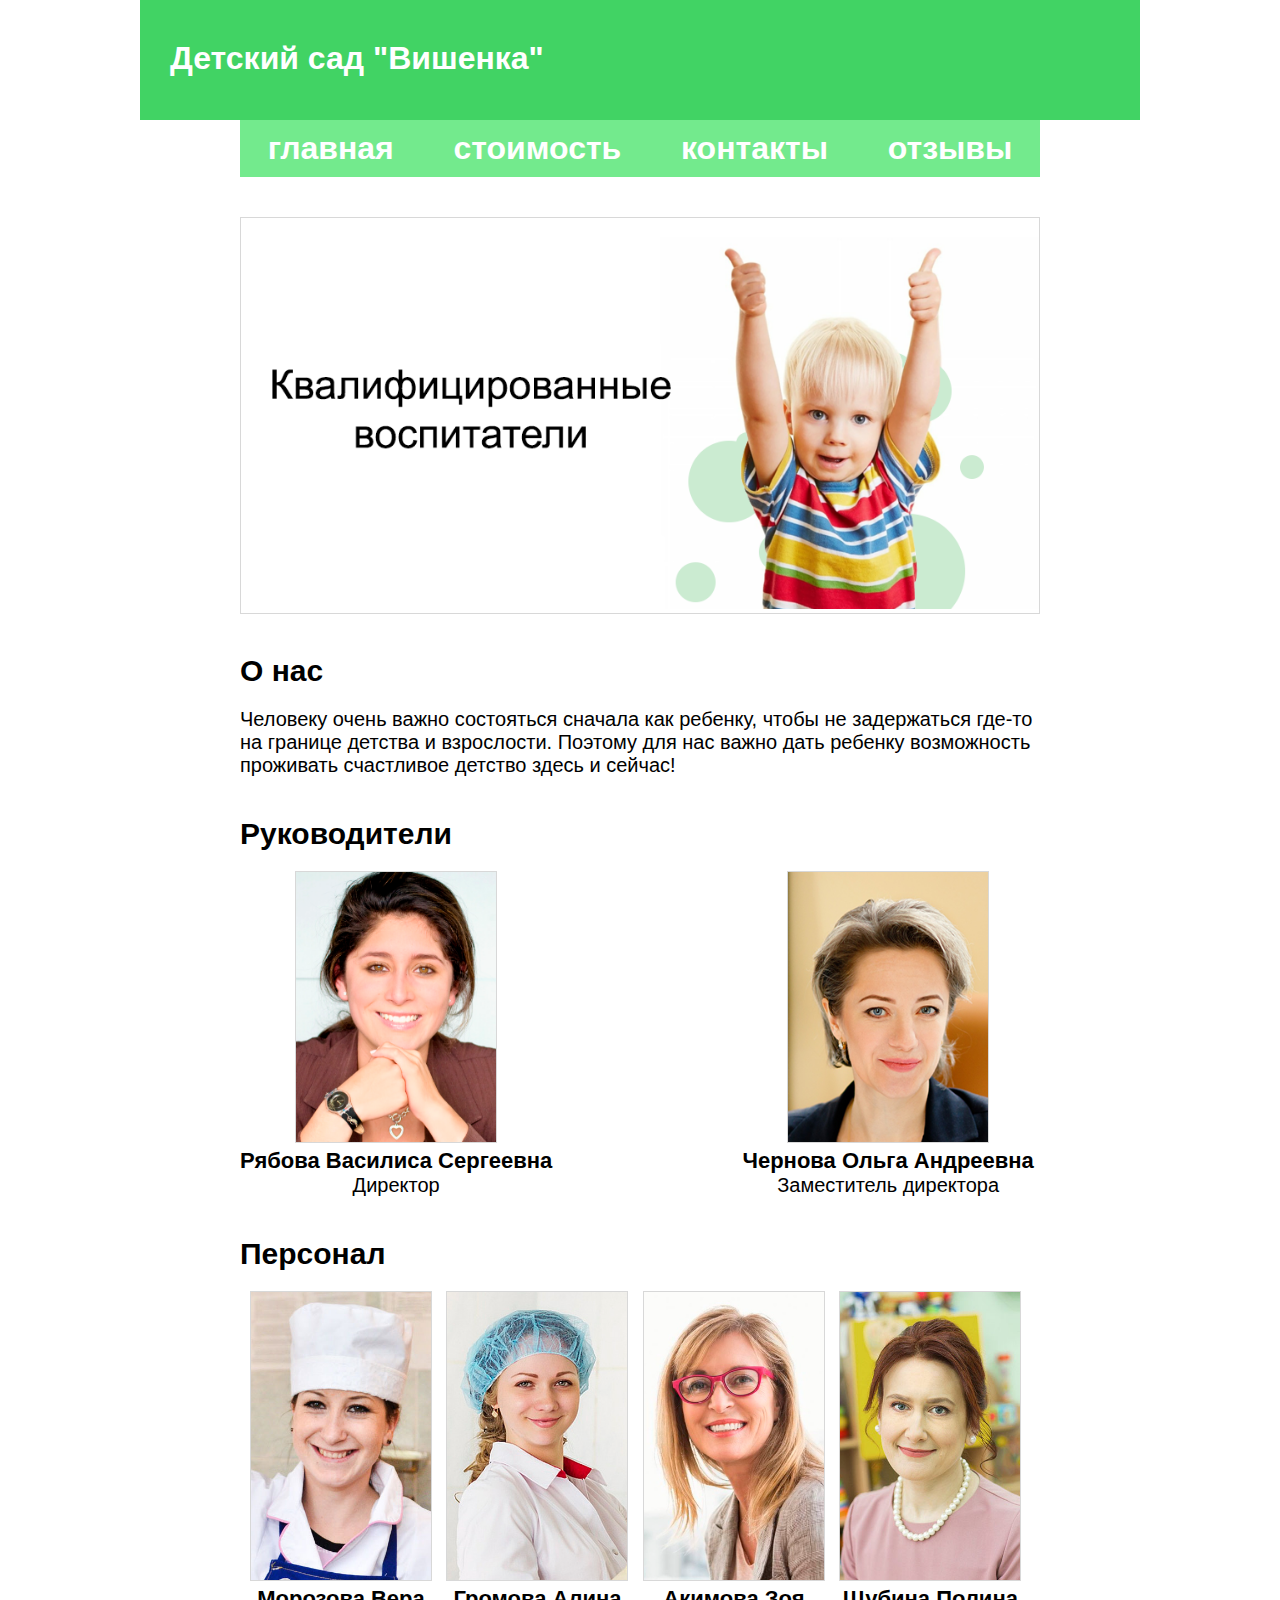
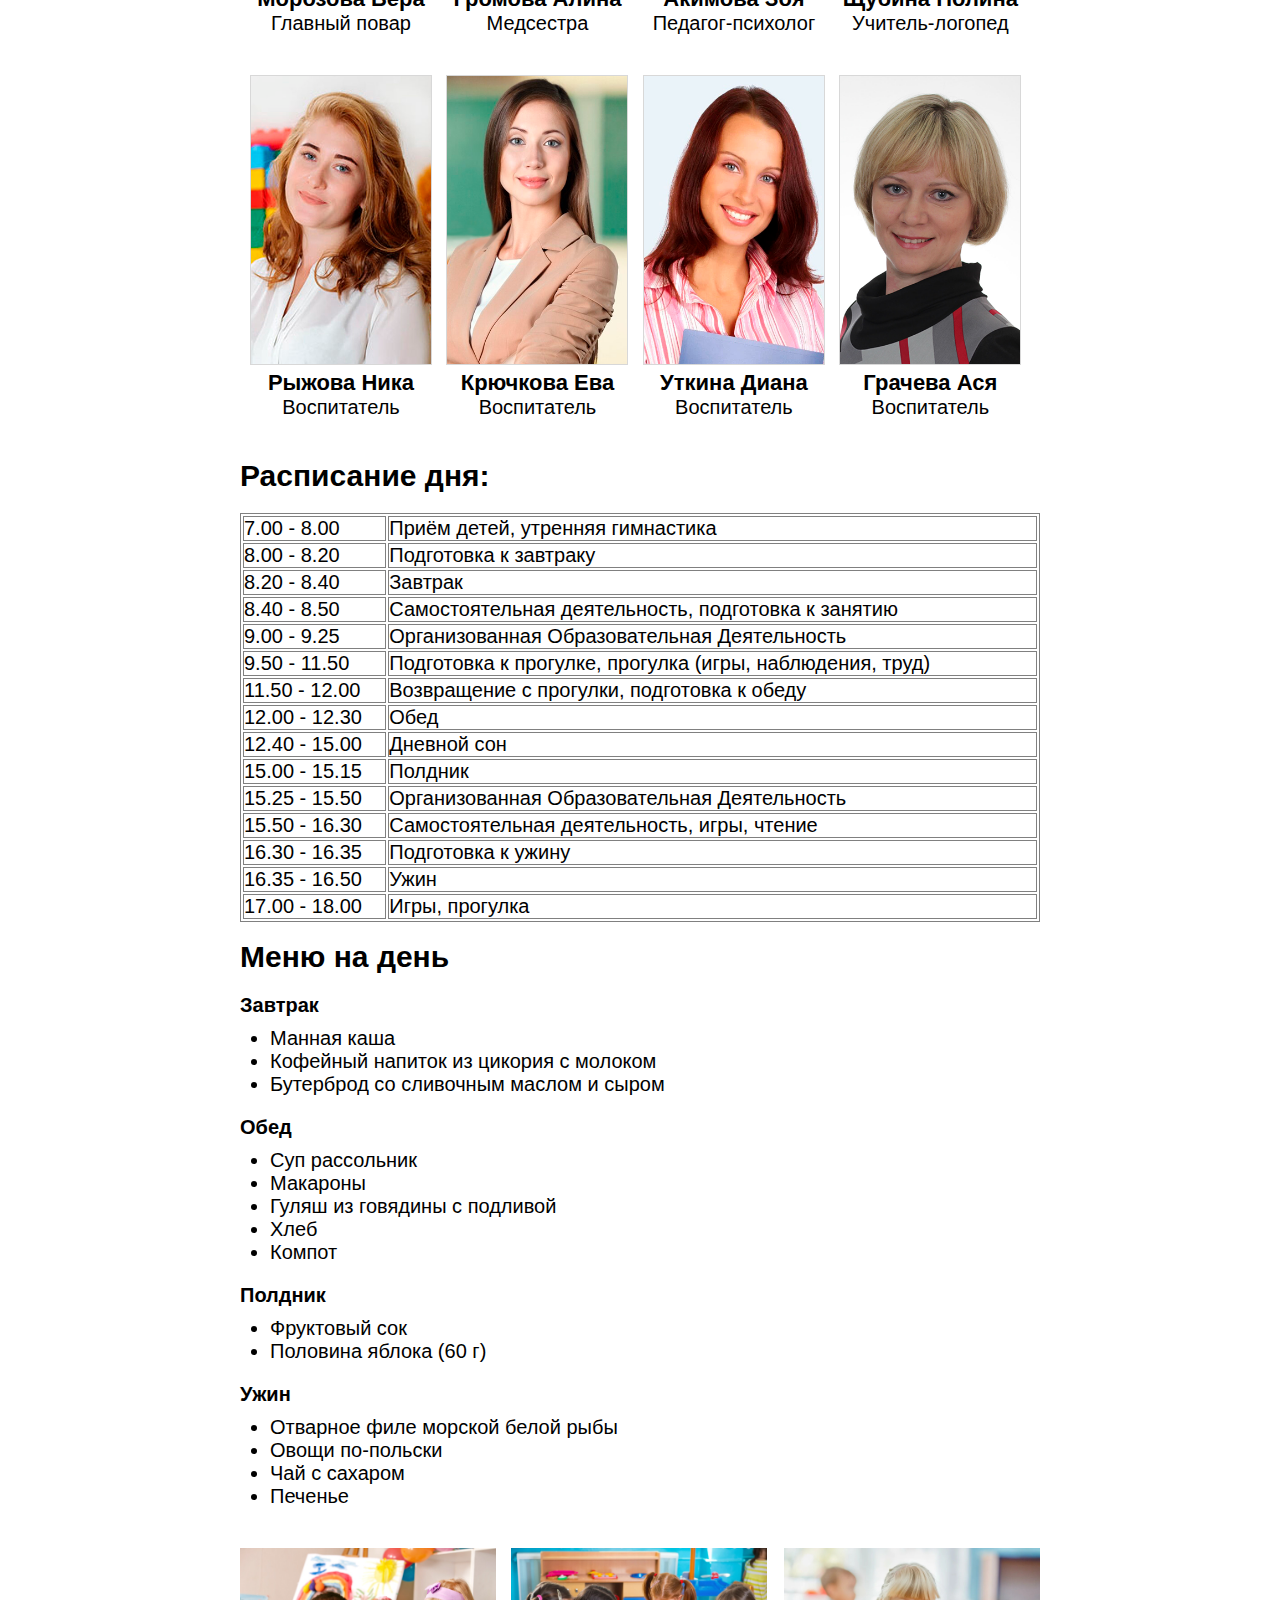
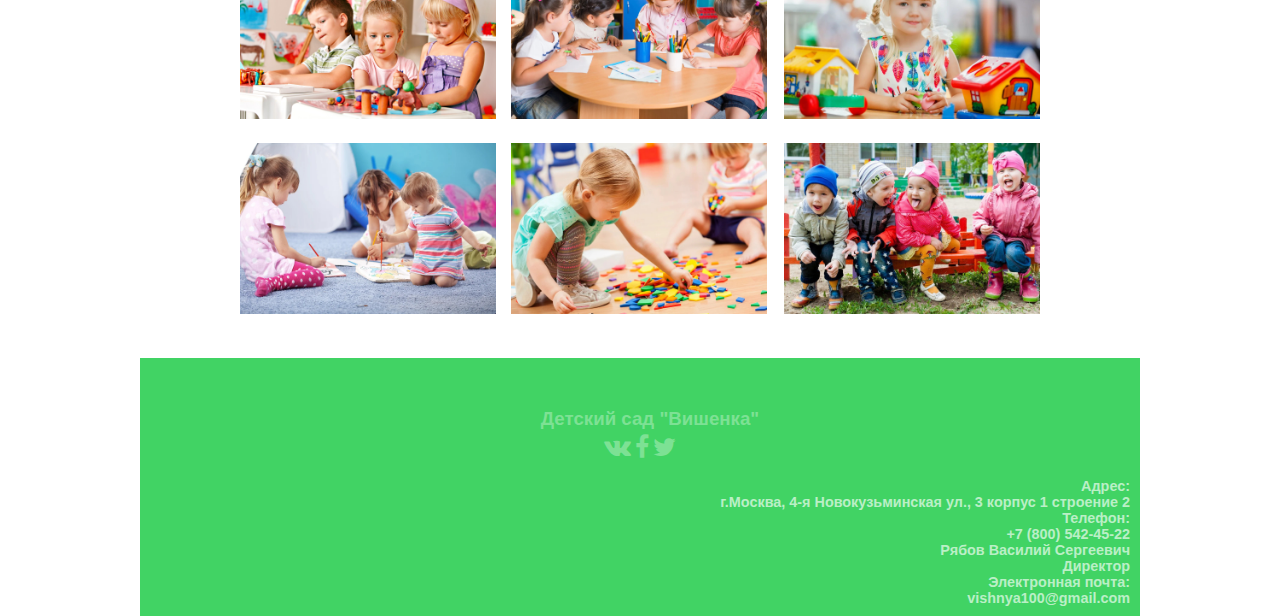
<file: detsadVishenka/index.html>
<!DOCTYPE html>
<html>
    <head>
        <title>Детский сад "Вишенка"</title>
        <meta charset="utf-8">
        <link rel="stylesheet" href="font-awesome-4.7.0/css/font-awesome.min.css">
        <link rel=stylesheet href="css/style.css">
    </head>
    <body>
        <header>
          <div class="header">
              <h1>Детский сад "Вишенка"</h1>
          </div>
            <nav>
                <a href="index.html">главная</a>
                <a href="pages/cena.html">стоимость</a>
                <a href="pages/cont.html">контакты</a>
                <a href="pages/otz.html">отзывы</a>
            </nav>
        </header>
        <main>
            <div class="sliderG">
              <div class="slider">
                <div class="slider__wrapper">
                  <div class="slider__item">
                    <img class="imgg" src="img/1.png" alt="0">
                  </div>
                  <div class="slider__item">
                    <img class="imgg" src="img/2.png" alt="1">
                  </div>
                  <div class="slider__item">
                    <img class="imgg" src="img/3.png" alt="2">
                  </div>
                </div>
              </div>
            </div>
            <div class="inf">
                <h2>О нас</h2>
                <p>
                  Человеку очень важно состояться сначала как ребенку, чтобы не задержаться где-то на границе детства и взрослости. Поэтому для нас важно дать ребенку возможность проживать счастливое детство здесь и сейчас!
                </p>
                <h2>
                  Руководители
                </h2>
                <div>
                <p class="director">
                  <img src = "img/d1.png"><br>
                  <span>Рябова Василиса Сергеевна</span><br>
                  Директор<br></p>
                  <p class="zam"><img src = "img/d2.png"><br>
                  <span>Чернова Ольга Андреевна</span><br>
                  Заместитель директора
                </p>
                </div>
                <div class="pers">
                <h2>
                  Персонал
                </h2>
                  <p><img src = "img/povar.jpg"><br>
                  <span>Морозова Вера</span><br>
                  Главный повар
                </p>
                  <p><img src = "img/medsetra.png"><br>
                  <span>Громова Алина</span><br>
                  Медсестра
                  </p>
                  <p><img src = "img/psiholog.png"><br>
                  <span>Акимова Зоя</span><br>
                  Педагог-психолог
                  </p>
                  <p><img src = "img/logoped.jpg"><br>
                  <span>Щубина Полина</span><br>
                  Учитель-логопед
                  </p>
                  <p><img src = "img/v1.png"><br>
                    <span>Рыжова Ника</span><br>
                    Воспитатель
                  </p>
                  <p><img src = "img/v2.png"><br>
                    <span>Крючкова Ева</span><br>
                    Воспитатель
                  </p>
                  <p><img src = "img/v3.png"><br>
                  <span>Уткина Диана</span><br>
                  Воспитатель
                  </p>
                  <p><img src = "img/v4.png"><br>
                    <span>Грачева Ася</span><br>
                    Воспитатель
                  </p>
                </div>
                <table>
                  <caption>Расписание дня:</caption>
                  <tr>
                    <td>7.00 - 8.00</td><td>Приём детей, утренняя гимнастика</td>
                  </tr>
                  <tr>
                    <td>8.00 - 8.20</td><td>Подготовка к завтраку</td>
                  </tr>
                  <tr>
                    <td>8.20 - 8.40</td><td>Завтрак</td>
                  </tr>
                  <tr>
                    <td>8.40 - 8.50</td><td>Самостоятельная деятельность, подготовка к занятию</td>
                  </tr>
                  <tr>
                    <td>9.00 - 9.25</td><td>Организованная Образовательная Деятельность</td>
                  </tr>
                  <tr>
                    <td>9.50 - 11.50</td><td>Подготовка к прогулке, прогулка (игры, наблюдения, труд)</td>
                  </tr>
                  <tr>
                    <td>11.50 - 12.00</td><td>Возвращение с прогулки, подготовка к обеду</td>
                  </tr>
                  <tr>
                    <td>12.00 - 12.30</td><td>Обед</td>
                  </tr>
                  <tr>
                    <td>12.40 - 15.00</td><td>Дневной сон</td>
                  </tr>
                  <tr>
                    <td>15.00 - 15.15</td><td>Полдник</td>
                  </tr>
                  <tr>
                    <td>15.25 - 15.50</td><td>Организованная Образовательная Деятельность</td>
                  </tr>
                  <tr>
                    <td>15.50 - 16.30</td><td>Самостоятельная деятельность, игры, чтение</td>
                  </tr>
                  <tr>
                    <td>16.30 - 16.35</td><td>Подготовка к ужину</td>
                  </tr>
                  <tr>
                    <td>16.35 - 16.50</td><td>Ужин</td>
                  </tr>
                  <tr>
                    <td>17.00 - 18.00</td><td>Игры, прогулка</td>
                  </tr>
                </table>
				          <br>
                  <h2>Меню на день</h2>
                  <ul class="menu">
                    <p>Завтрак</p>
                    <li>Манная каша</li>
                    <li>Кофейный напиток из цикория с молоком</li>
                    <li>Бутерброд со сливочным маслом и сыром</li>
                    <p>Обед</p>
                    <li>Суп рассольник</li>
                    <li>Макароны</li>
                    <li>Гуляш из говядины с подливой</li>
                    <li>Хлеб</li>
                    <li>Компот</li>
                    <p>Полдник</p>
                    <li>Фруктовый сок</li>
                    <li>Половина яблока (60 г)</li>
                    <p>Ужин</p>
                    <li>Отварное филе морской белой рыбы</li>
                    <li>Овощи по-польски</li>
                    <li>Чай с сахаром</li>
                    <li>Печенье</li>
                  </ul>
                  <div class="photo">
                    <p>
                    <div class="photo1">
                      <img class="image1" src="img/1дети.jpg" alt="1">
                      <img src="img/2дети.jpg" alt="2">
                      <img class="image3" src="img/3дети.jpg" alt="3">
                    </div>
                    <div class="photo2">
                      <img class="image1" src="img/4дети.jpg" alt="4">
                      <img src="img/5дети.jpg" alt="5">
                      <img class="image3" src="img/6дети.jpg" alt="6">
                    </div>
                  </div></p>
            </div>
        </main>
        <footer>
            <h3>Детский сад "Вишенка"</h3>
            <div class="footer">
				<a href="https://vk.com/" target="_blank"><i class="fa fa-vk" aria-hidden="true"></i></a>
				<a href="https://www.facebook.com/" target="_blank"><i class="fa fa-facebook" aria-hidden="true"></i></a>
				<a href="https://twitter.com/" target="_blank"><i class="fa fa-twitter" aria-hidden="true"></i></a>
			</div><br>
        <p>Адрес:<br>
        г.Москва, 4-я Новокузьминская ул., 3 корпус 1 строение 2</p>
        <p>Телефон:<br>
        +7 (800) 542-45-22</p>
        <p>Рябов Василий Сергеевич<br>
        Директор</p>
        <p>Электронная почта:<br>
        vishnya100@gmail.com</p>
        </footer>
        <script src="script/script.js"></script>
    </body>
</html>
</file>
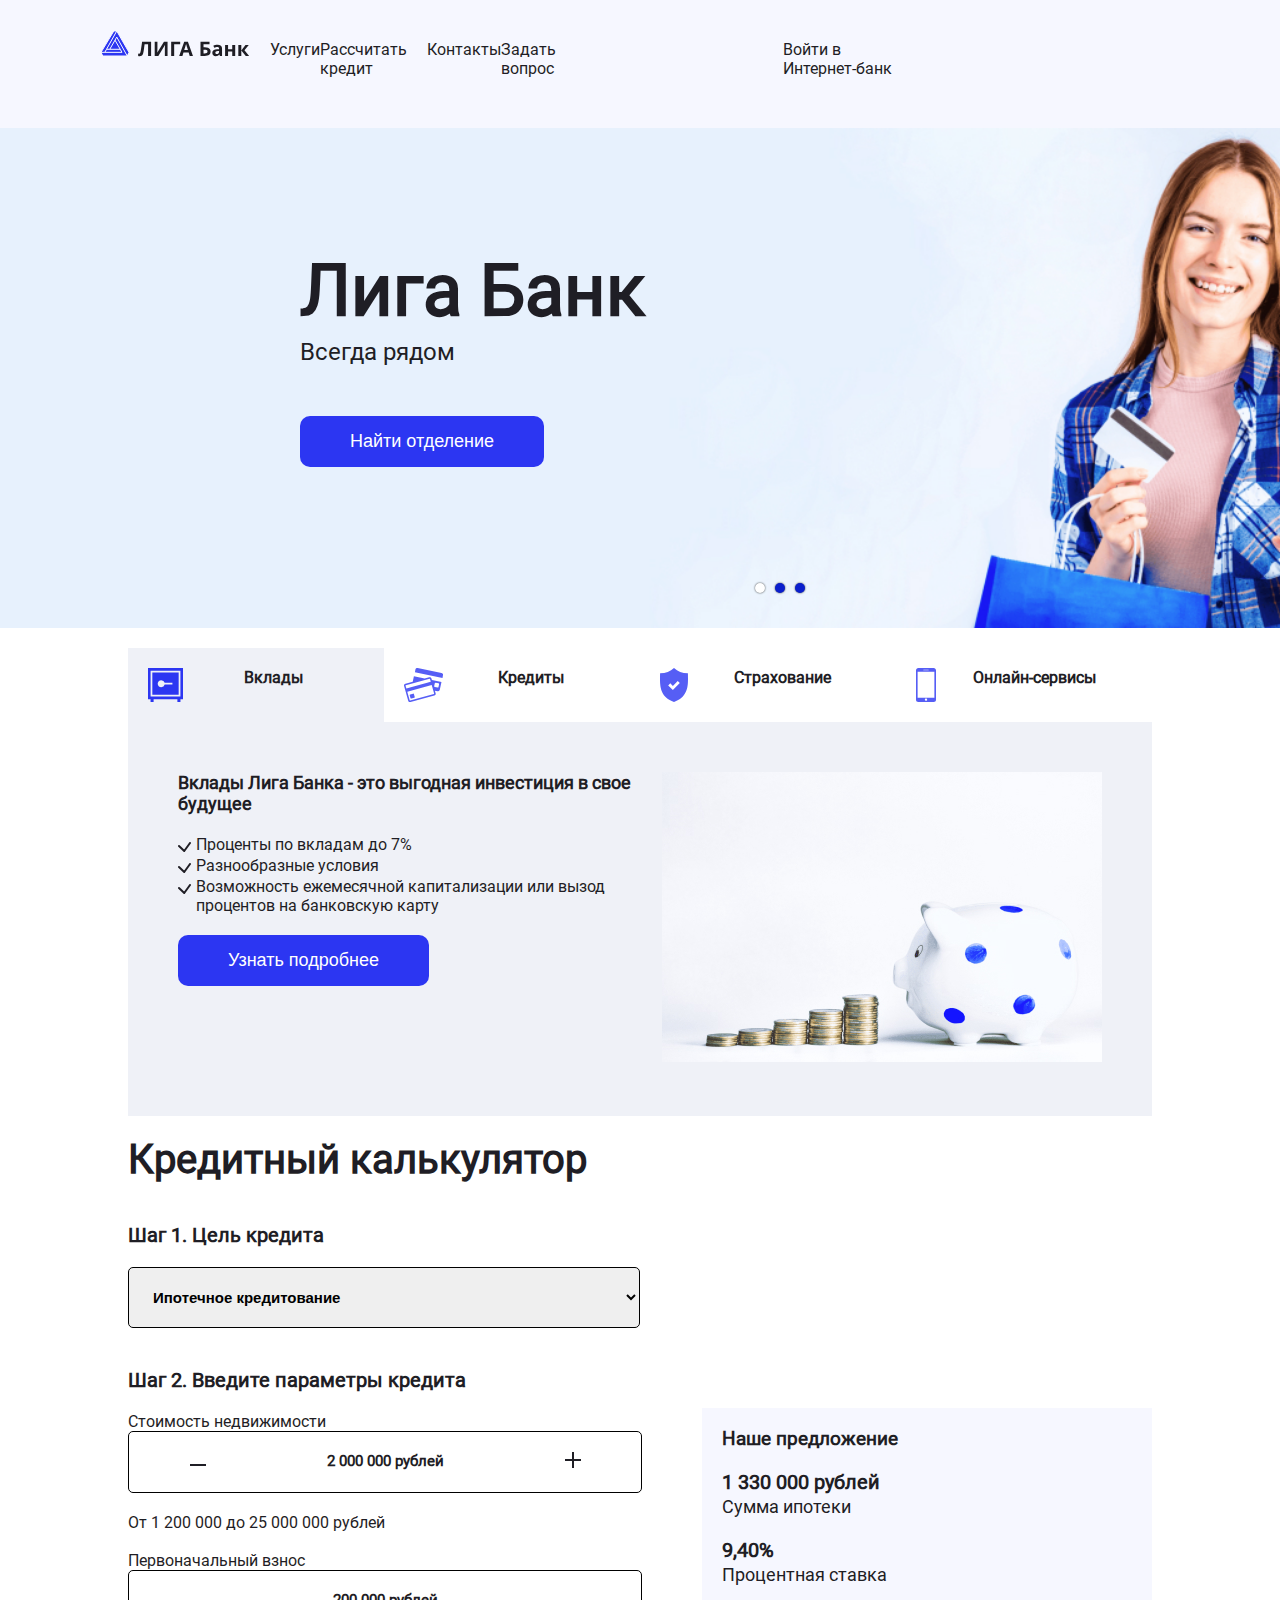
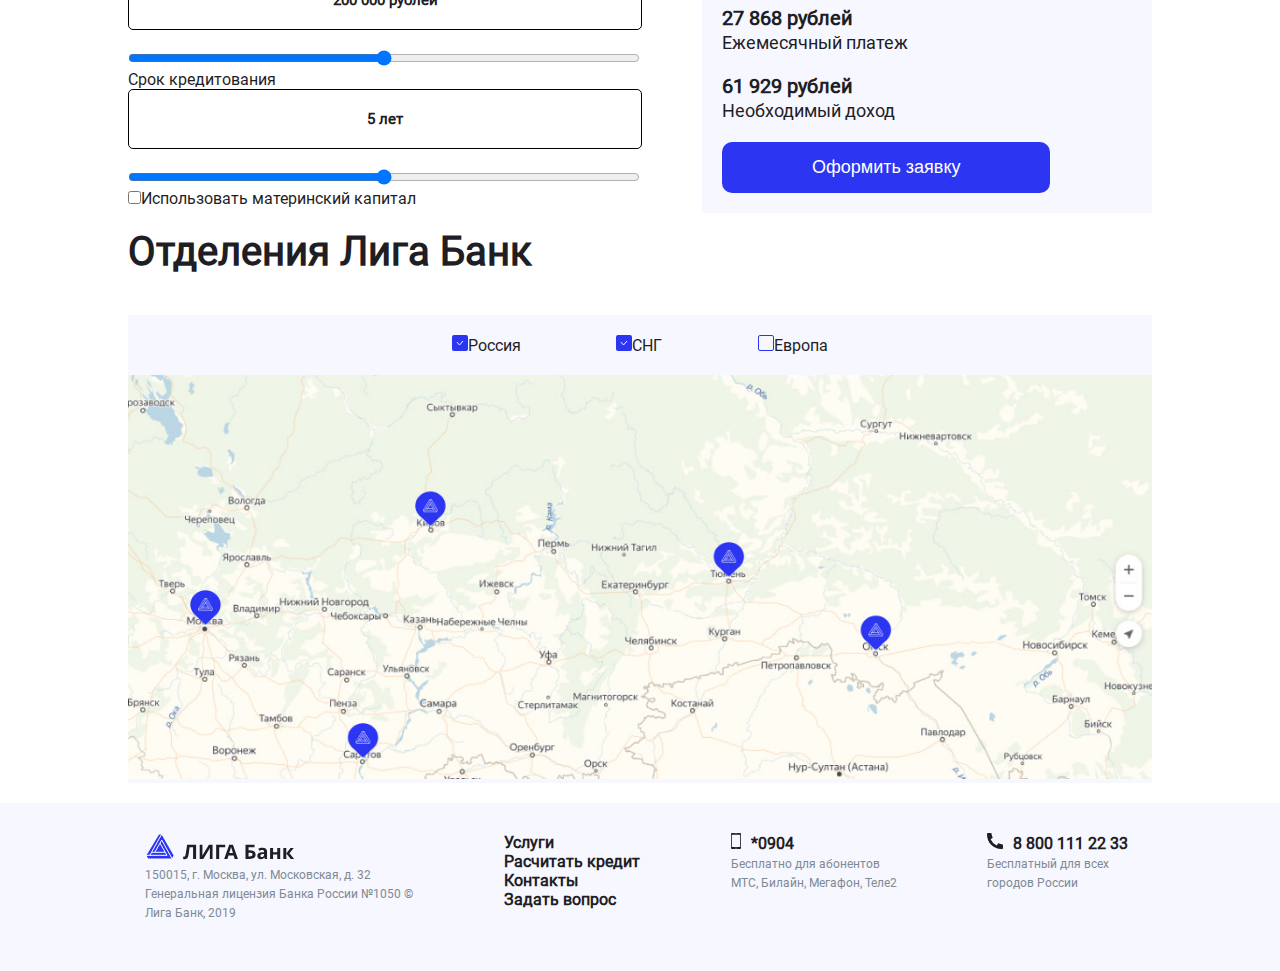
<file: saitBank/index.html>
<!DOCTYPE html>
<html lang="ru">
<head>
    <meta charset="UTF-8">
    <meta http-equiv="X-UA-Compatible" content="IE=edge">
    <meta name="viewport" content="width=device-width, initial-scale=1.0">
    <title>Лига банк</title>
    <link rel=stylesheet href="css/style.css">
</head>
<body>
    <header>
      <div class="header">
        <a href="index.html"><img src="img/svg/logo.svg" class="logo"></a>
        <nav>
            <a href="#"><p>Услуги</p></a>
            <a href="#"><p>Рассчитать кредит</p></a>
            <a href="#"><p>Контакты</p></a>
            <a href="#"><p>Задать вопрос</p></a>
            <p class="vhod">Войти в Интернет-банк</p>
        </nav>
      </div>
      <div class="slider">
        <input type="radio" name="switch" id="btn1" checked>
        <input type="radio" name="switch" id="btn2">
        <input type="radio" name="switch" id="btn3">
        <div class="switch">
          <label for="btn1"></label>
          <label for="btn2"></label>
          <label for="btn3"></label>
        </div>
        
        <div class="slider-inner">
          <div class="slides">
            <div style="background-image: url('img/slider-bg-girl@1x.jpg');">
              <h2>Лига Банк</h2>
              <p>Всегда рядом</p>
              <input type="button" class="submit" value="Найти отделение">
            </div>
            <div style="background-image: url('img/slider-bg-man@1x.jpg');">
              <h2>Лига Банк</h2>
              <p>Всегда рядом</p>
            </div>
            <div style="background-image: url('img/slider-bg-main@1x.jpg');">
                <span><h2>Лига Банк</h2></span>
              </div>
            </div>
          </div>
        </div>
  </header>

  <main>
    <a name="possibilities"><section class="possibilities">
      <div id="possibilities">
        <div style="background-color: rgb(239,241,247);"><img src="img/svg/icon-blue-vault.svg"><p>Вклады</p></div>
        <div><img src="img/svg/icon-blue-cards.svg"><p>Кредиты</p></div>
        <div><img src="img/svg/icon-blue-security.svg"><p>Страхование</p></div>
        <div><img src="img/svg/icon-blue-phone.svg"><p>Онлайн-сервисы</p></div>
      </div>
      <div id="deposits">
        <div class="blocksDeposits">
          <span><p>Вклады Лига Банка - это выгодная инвестиция  в свое будущее</p></span><br>
          <div><span><img src="img/svg/tick.svg"></span><p>Проценты по вкладам до 7%</p></div>
          <div><span><img src="img/svg/tick.svg"></span><p>Разнообразные условия</p></div>
          <div><span><img src="img/svg/tick.svg"></span><p>Возможность ежемесячной капитализации или вызод процентов на банковскую карту</p></div>
          <input type="button" class="submit" value="Узнать подробнее">
        </div>
        <div>
          <img src="img/content/tab-piggybank-desctop@1x.jpg">
        </div>
      </div>
    </section></a>

    <a name="creditCalculator"><section class="creditCalculator">
      <h2>Кредитный калькулятор</h2>
      <div class="blockLeft">
        <h3>Шаг 1. Цель кредита</h3>
        <select>
          <option>Ипотечное кредитование</option>
          <option>Потребительские кредиты</option>
          <option>Микрозаймы</option>
        </select>
        <h3>Шаг 2. Введите параметры кредита</h3>
        <p>Стоимость недвижимости</p>
        <div><span><div><img src="img/svg/icon-minus.svg"></div><p>2 000 000 рублей</p><div><img src="img/svg/icon-plus.svg"></div></span><p>От 1 200 000 до 25 000 000 рублей</p><br>
          <p>Первоначальный взнос</p>
          <span><p>200 000 рублей</p></span>
          <input type="range" class="range"> 
          <p>Срок кредитования</p>
          <span><p>5 лет</p></span>
          <input type="range" class="range"><br>
          <p><input type="checkbox">Использовать материнский капитал</p>
        </div>
      </div>
      <div class="blockRight">
          <h3>Наше предложение</h3>
          <p>1 330 000 рублей<br><span>Сумма ипотеки</span></p><p>9,40%<br><span>Процентная ставка</span></p>
          <p>27 868 рублей<br><span>Ежемесячный платеж</span></p><p>61 929 рублей<br><span>Необходимый доход</span></p>
          <input type="button" class="submit" value="Оформить заявку">
      </div>
    </section></a>

    <a name="contacts"><section class="contacts">
      <h2>Отделения Лига Банк</h2>
      <div id="contacts">
        <div>
        <p><img src="img/svg/checkbox-checked.svg">Россия</p>
        <p><img src="img/svg/checkbox-checked.svg">СНГ</p>
        <p><img src="img/svg/checkbox.svg">Европа</p>
        </div>
        <img src="img/bg-map@1x.jpg" class="map">
      </div>

    </section></a>
  </main>

  <footer>
    <div><p><a href="main.html"><img src="img/svg/logo.svg" class="logo"></a><br>
    <span>150015, г. Москва, ул. Московская, д. 32<br>
      Генеральная лицензия Банка России №1050 ©<br>
      Лига Банк, 2019</span></p></div>
      <div>
        <ul>
          <a href="#possibilities"><li>Услуги</li></a>
          <a href="#creditCalculator"><li>Расчитать кредит</li></a>
          <a href="#contacts"><li>Контакты</li></a>
          <a href="#"><li>Задать вопрос</li></a>
        </ul>
      </div>
    <div class="cont">
    <p><img src="img/svg/mobile.svg">*0904<br>
      <span>Бесплатно для абонентов<br>МТС, Билайн, Мегафон, Теле2</span></p>
    </div>
    <div  class="cont">
      <p><img src="img/svg/phone.svg">8 800 111 22 33<br>
      <span>Бесплатный для всех<br>городов России</span></p>
  </div>

    <img src="img/svg/icon-facebook.svg">
    <img src="img/svg/icon-instagram.svg">
  </footer>
	
	<script src="script/script.js"></script>
</body>
</html>
</file>
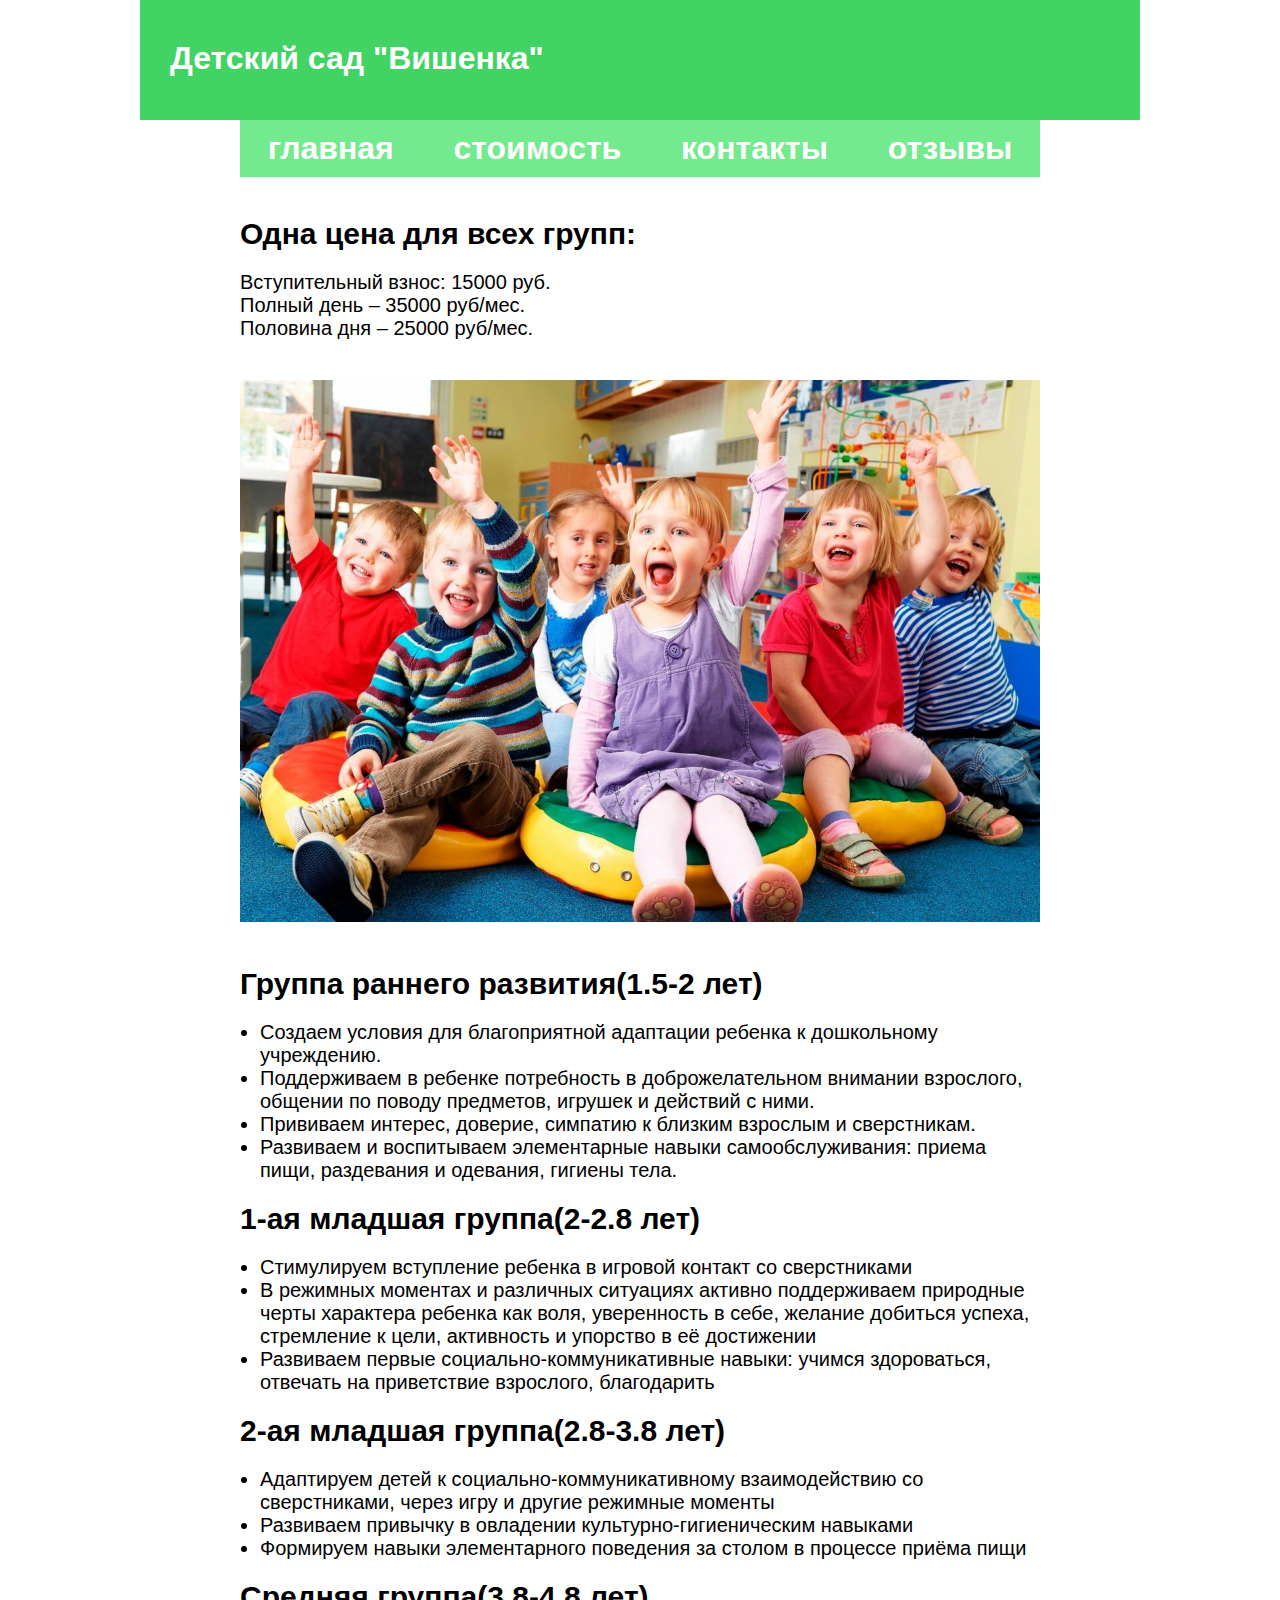
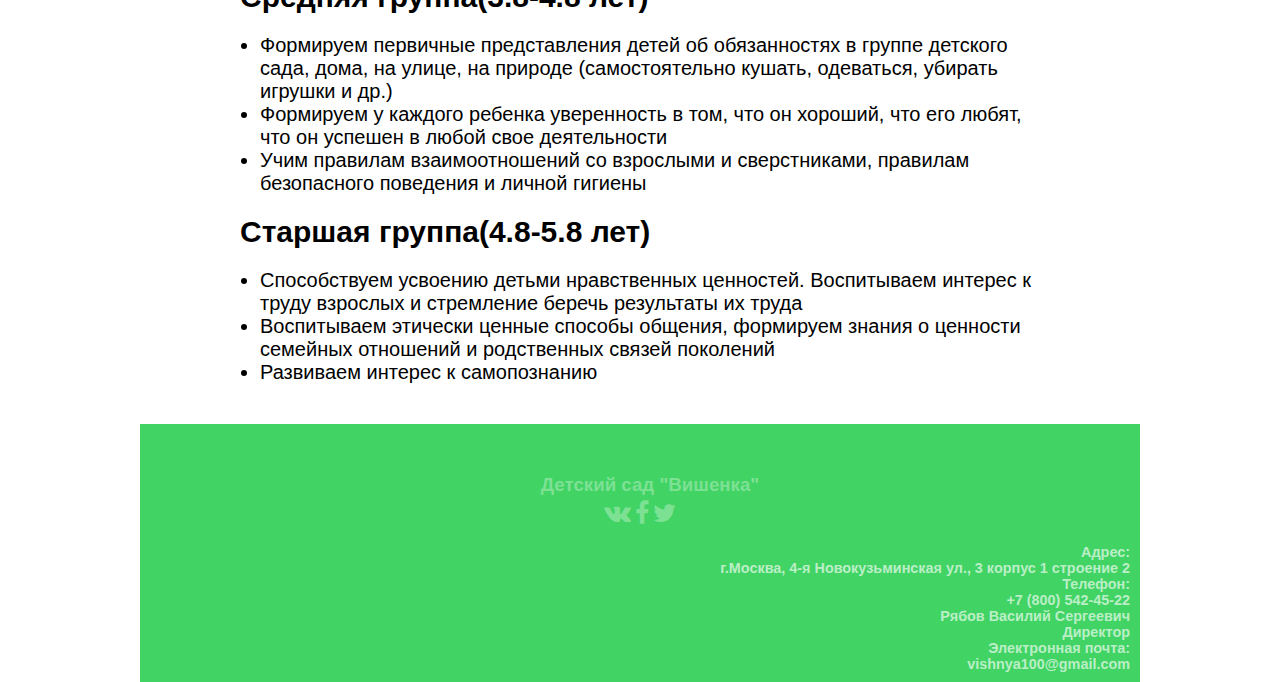
<file: detsadVishenka/pages/cena.html>
<!DOCTYPE html>
<html>
    <head>
        <title>Детский сад "Вишенка"</title>
        <meta charset="utf-8">
        <link rel="stylesheet" href="../font-awesome-4.7.0/css/font-awesome.min.css">
        <link rel=stylesheet href="../css/style.css">
    </head>
    <body>
        <header>
          <div class="header">
              <h1>Детский сад "Вишенка"</h1>
          </div>
            <nav>
                <a href="../index.html">главная</a>
                <a href="cena.html">стоимость</a>
                <a href="cont.html">контакты</a>
                <a href="otz.html">отзывы</a>
            </nav>
        </header>
        <main id="cena">
            <div class="cena">
            <h2>Одна цена для всех групп:</h2>
            <p>
                Вступительный взнос: 15000 руб.<br>
                Полный день – 35000 руб/мес.<br>
                Половина дня – 25000 руб/мес.<br>
            </p></div>
            <img class="imgkids" src="../img/4р.jpeg">
            <h2>Группа раннего развития(1.5-2 лет)</h2>
            <ul>
                <li>Создаем условия для благоприятной адаптации ребенка к дошкольному учреждению.</li>
                <li>Поддерживаем в ребенке потребность в доброжелательном внимании взрослого, 
                    общении по поводу предметов, игрушек и действий с ними.</li>
                <li>Прививаем интерес, доверие, симпатию к близким взрослым и сверстникам.</li>
                <li>Развиваем и воспитываем элементарные навыки самообслуживания: приема пищи, 
                    раздевания и одевания, гигиены тела.</li>
            </ul>
            <h2>1-ая младшая группа(2-2.8 лет)</h2>
            <ul>
                <li>Стимулируем вступление ребенка в игровой контакт со сверстниками</li>
                <li>В режимных моментах и различных ситуациях активно поддерживаем природные
                     черты характера ребенка как воля, уверенность в себе, желание добиться успеха, 
                     стремление к цели, активность и упорство в её достижении</li>
                <li>Развиваем первые социально-коммуникативные навыки: учимся здороваться,
                     отвечать на приветствие взрослого, благодарить</li>
            </ul>
            <h2>2-ая младшая группа(2.8-3.8 лет)</h2>
            <ul>
                <li>Адаптируем детей к социально-коммуникативному взаимодействию со сверстниками, 
                    через игру и другие режимные моменты</li>
                <li>Развиваем привычку в овладении культурно-гигиеническим навыками</li>
                <li>Формируем навыки элементарного поведения за столом в процессе приёма пищи</li>
            </ul>
            <h2>Средняя группа(3.8-4.8 лет)</h2>
            <ul>
                <li>Формируем первичные представления детей об обязанностях в группе детского сада, 
                дома, на улице, на природе (самостоятельно кушать, одеваться, убирать игрушки и др.)</li>
                <li>Формируем у каждого ребенка уверенность в том, что он хороший, что его любят, 
                что он успешен в любой свое деятельности</li>
                <li>Учим правилам взаимоотношений со взрослыми и сверстниками, 
                правилам безопасного поведения и личной гигиены</li>
            </ul>
            <h2>Старшая группа(4.8-5.8 лет)</h2>
            <ul>
                <li>Способствуем усвоению детьми нравственных ценностей. 
                    Воспитываем интерес к труду взрослых и стремление беречь результаты их труда</li>
                <li>Воспитываем этически ценные способы общения, 
                формируем знания о ценности семейных отношений и родственных связей поколений</li>
                <li>Развиваем интерес к самопознанию</li>
            </ul>
        </main>
        <footer>
            <h3>Детский сад "Вишенка"</h3>
            <div class="footer">
            <a href="https://vk.com/" target="_blank"><i class="fa fa-vk" aria-hidden="true"></i></a>
            <a href="https://www.facebook.com/" target="_blank"><i class="fa fa-facebook" aria-hidden="true"></i></a>
            <a href="https://twitter.com/" target="_blank"><i class="fa fa-twitter" aria-hidden="true"></i></a>
            </div><br>
            <p>Адрес:<br>
            г.Москва, 4-я Новокузьминская ул., 3 корпус 1 строение 2</p>
            <p>Телефон:<br>
            +7 (800) 542-45-22</p>
            <p>Рябов Василий Сергеевич<br>
            Директор</p>
            <p>Электронная почта:<br>
            vishnya100@gmail.com</p>
    </footer>
</body>
</html>
</file>
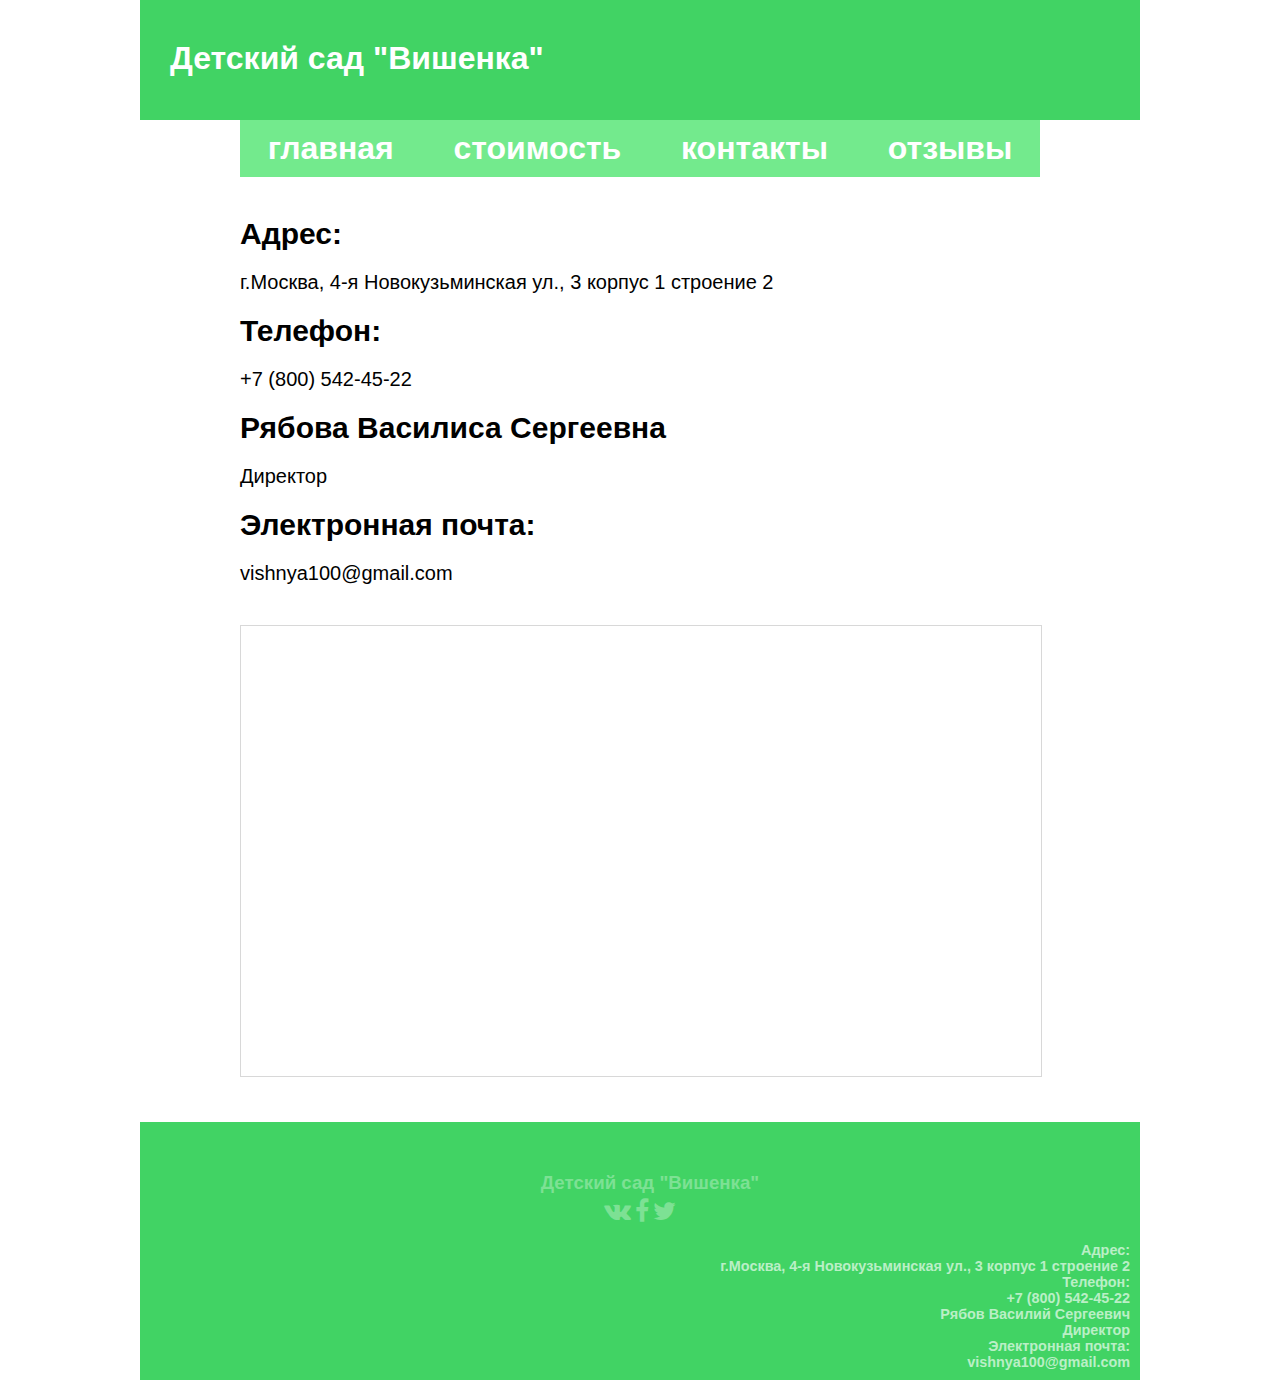
<file: detsadVishenka/pages/cont.html>
<!DOCTYPE html>
<html>
    <head>
        <title>Детский сад "Вишенка"</title>
        <meta charset="utf-8">
        <link rel="stylesheet" href="../font-awesome-4.7.0/css/font-awesome.min.css">
        <link rel=stylesheet href="../css/style.css">
    </head>
    <body>
        <header>
          <div class="header">
              <h1>Детский сад "Вишенка"</h1>
          </div>
            <nav>
                <a href="../index.html">главная</a>
                <a href="cena.html">стоимость</a>
                <a href="cont.html">контакты</a>
                <a href="otz.html">отзывы</a>
            </nav>
        </header>
        <main id="cont">
            <h2>Адрес:</h2>
            <p>г.Москва, 4-я Новокузьминская ул., 3 корпус 1 строение 2</p>
            <h2>Телефон:</h2>
            <p>+7 (800) 542-45-22</p>
            <h2>Рябова Василиса Сергеевна</h2>
            <p>Директор</p>
            <h2>Электронная почта:</h2>
            <p class="mail">vishnya100@gmail.com</p>
            <iframe src="https://www.google.com/maps/embed?pb=!1m18!1m12!1m3!1d334.1403697562993!2d37.79060712195878!3d55.70950896284149!2m3!1f0!2f0!3f0!3m2!1i1024!2i768!4f13.1!3m3!1m2!1s0x414ab599c9ca48bf%3A0x274d8c270fd3346a!2zNC3RjyDQndC-0LLQvtC60YPQt9GM0LzQuNC90YHQutCw0Y8g0YPQuy4sIDMg0LrQvtGA0L_Rg9GBIDEg0YHRgtGA0L7QtdC90LjQtSAyLCDQnNC-0YHQutCy0LAsIDEwOTM3Nw!5e0!3m2!1sru!2sru!4v1614599746299!5m2!1sru!2sru" allowfullscreen="" loading="lazy"></iframe>
            </iframe>
        </main>
        <footer>
                <h3>Детский сад "Вишенка"</h3>
                <div class="footer">
                <a href="https://vk.com/" target="_blank"><i class="fa fa-vk" aria-hidden="true"></i></a>
                <a href="https://www.facebook.com/" target="_blank"><i class="fa fa-facebook" aria-hidden="true"></i></a>
                <a href="https://twitter.com/" target="_blank"><i class="fa fa-twitter" aria-hidden="true"></i></a>
                </div><br>
                <p>Адрес:<br>
                г.Москва, 4-я Новокузьминская ул., 3 корпус 1 строение 2</p>
                <p>Телефон:<br>
                +7 (800) 542-45-22</p>
                <p>Рябов Василий Сергеевич<br>
                Директор</p>
                <p>Электронная почта:<br>
                vishnya100@gmail.com</p>
        </footer>
    </body>
</html>
</file>
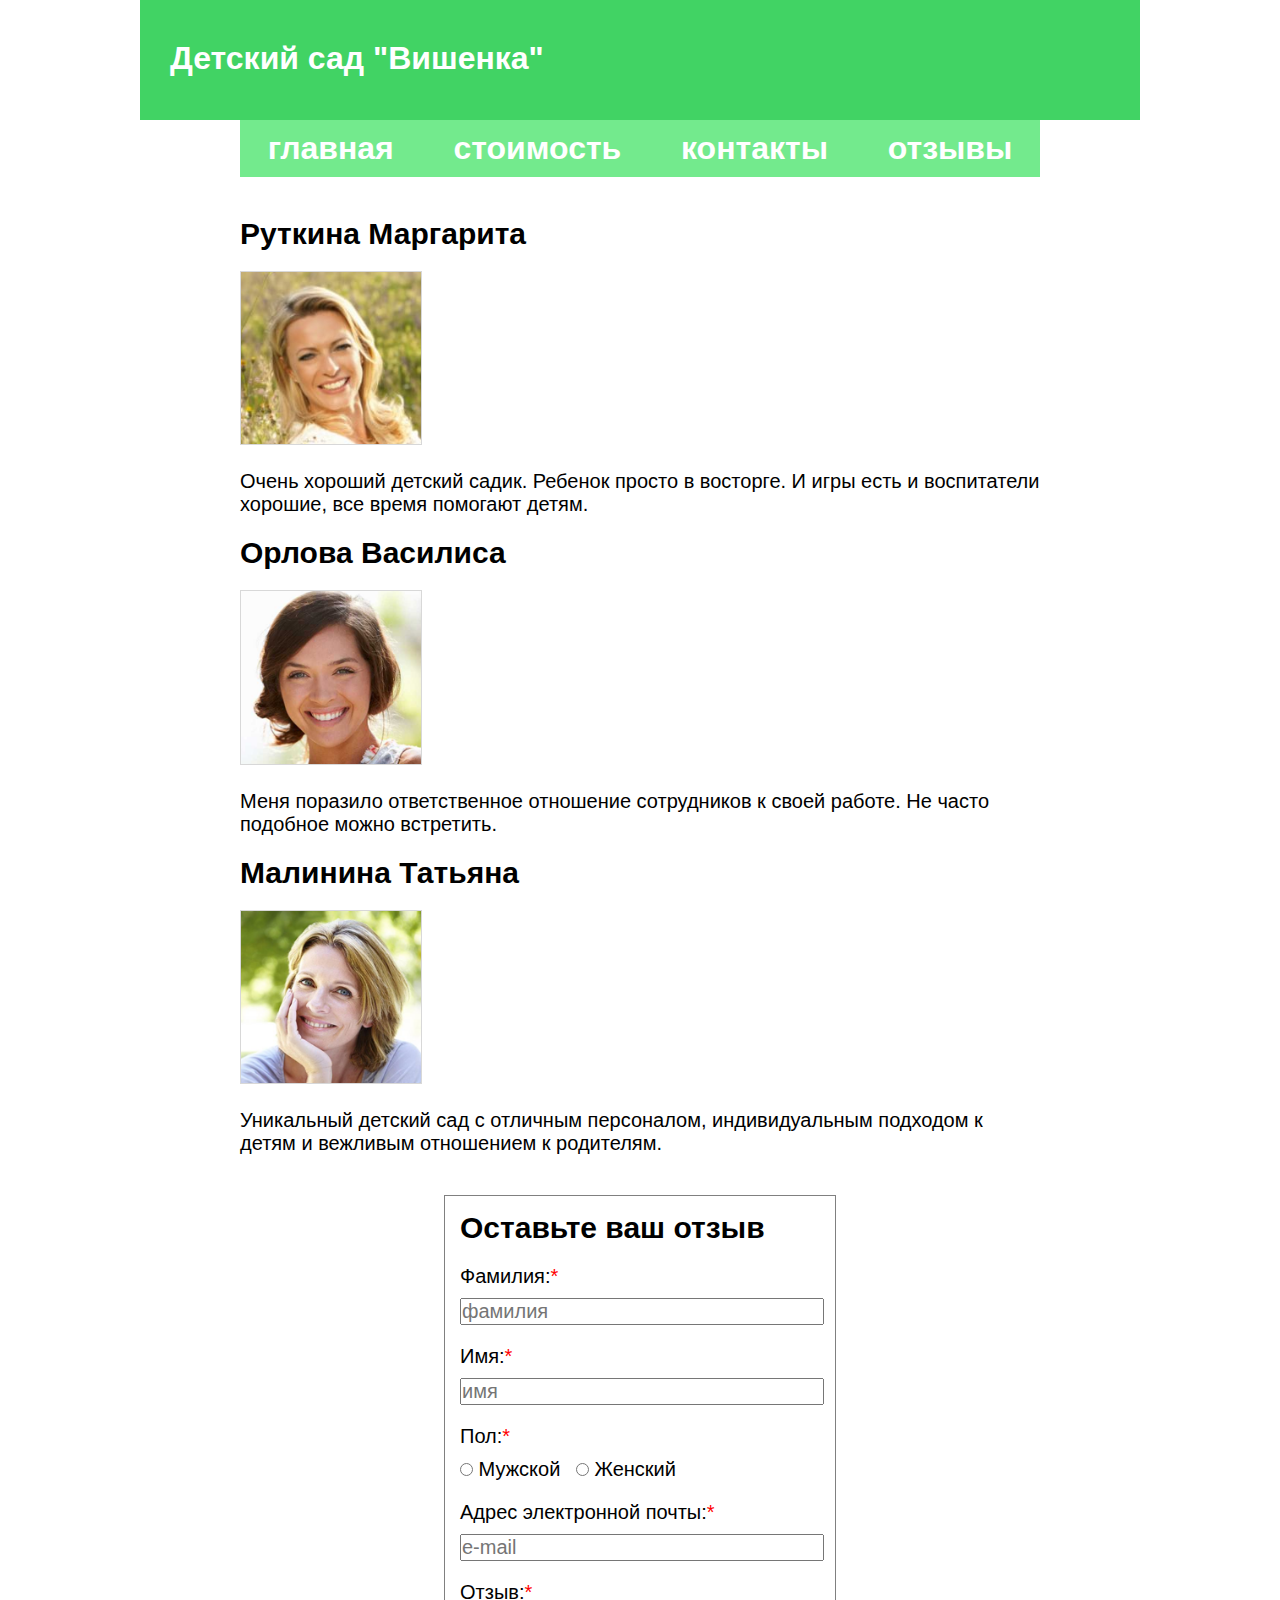
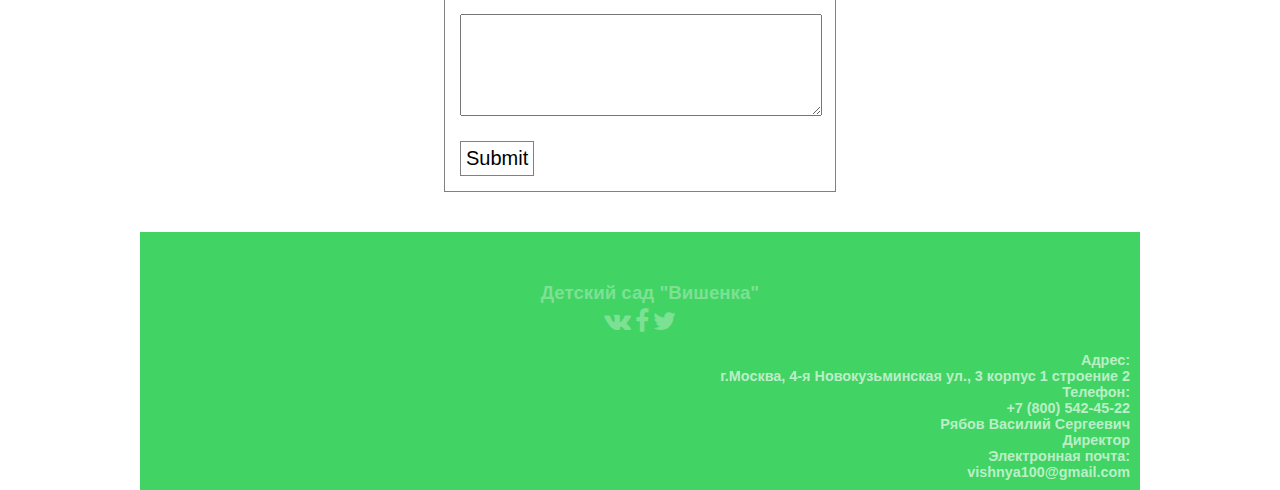
<file: detsadVishenka/pages/otz.html>
<!DOCTYPE html>
<html>
    <head>
        <title>Детский сад "Вишенка"</title>
        <meta charset="utf-8">
        <link rel="stylesheet" href="../font-awesome-4.7.0/css/font-awesome.min.css">
        <link rel=stylesheet href="../css/style.css">
    </head>
    <body>
        <header>
          <div class="header">
              <h1>Детский сад "Вишенка"</h1>
          </div>
            <nav>
                <a href="../index.html">главная</a>
                <a href="cena.html">стоимость</a>
                <a href="cont.html">контакты</a>
                <a href="otz.html">отзывы</a>
            </nav>
        </header>
        <main id="otz">
            <div class="otz">
            <h2>Руткина Маргарита</h2>
            <img src="../img/otz1.png">
            <p>Очень хороший детский садик. Ребенок просто в восторге. 
            И игры есть и воспитатели хорошие, все время помогают детям.
            </p>
            </div>
            <div class="otz">
                <h2>Орлова Василиса</h2>
                <img src="../img/otz2.png">
                <p>Меня поразило ответственное отношение сотрудников к своей работе. 
                    Не часто подобное можно встретить.
                </p>
            </div>
            <div class="otz">
                <h2>Малинина Татьяна</h2>
                <img src="../img/otz3.png">
                <p>Уникальный детский сад с отличным персоналом, 
                    индивидуальным подходом к детям и вежливым отношением к родителям.
                </p>
            </div>
            <form method="POST">
                <h2>Оставьте ваш отзыв</h2>
                <div class="otzv">
                    <p>Фамилия:<span>*</span></p>
                    <input class="formOtz" type="text" name="familya" placeholder="фамилия" required>
                </div>
                <div class="otzv">
                    <p>Имя:<span>*</span></p>
                    <input class="formOtz" type="text" name="imya" placeholder="имя" required>
                </div>
                <div class="otzv">
                    <p>Пол:<span>*</span></p>
                    <input type="radio" id="gender1" name="gender" value="gender11" required>
                    <label for="gender1">Мужской</label>
                    <input type="radio" id="gender2" name="gender" value="gender22" required>
                    <label for="gender2">Женский</label>
                </div>
                <div class="otzv">
                    <p>Адрес электронной почты:<span>*</span></p>
                    <input class="formOtz" type="email" name="mail" placeholder="e-mail" required>
                </div>
                <div class="otzv">
                    <p>Отзыв:<span>*</span></p>
                    <textarea name="text" required></textarea>
                </div>
                <p><input class="sub" type="submit"></p>
            </form>
        </main>
        <footer>
                <h3>Детский сад "Вишенка"</h3>
                <div class="footer">
                <a href="https://vk.com/" target="_blank"><i class="fa fa-vk" aria-hidden="true"></i></a>
                <a href="https://www.facebook.com/" target="_blank"><i class="fa fa-facebook" aria-hidden="true"></i></a>
                <a href="https://twitter.com/" target="_blank"><i class="fa fa-twitter" aria-hidden="true"></i></a>
                </div><br>
                <p>Адрес:<br>
                г.Москва, 4-я Новокузьминская ул., 3 корпус 1 строение 2</p>
                <p>Телефон:<br>
                +7 (800) 542-45-22</p>
                <p>Рябов Василий Сергеевич<br>
                Директор</p>
                <p>Электронная почта:<br>
                vishnya100@gmail.com</p>
        </footer>
    </body>
</html>
</file>
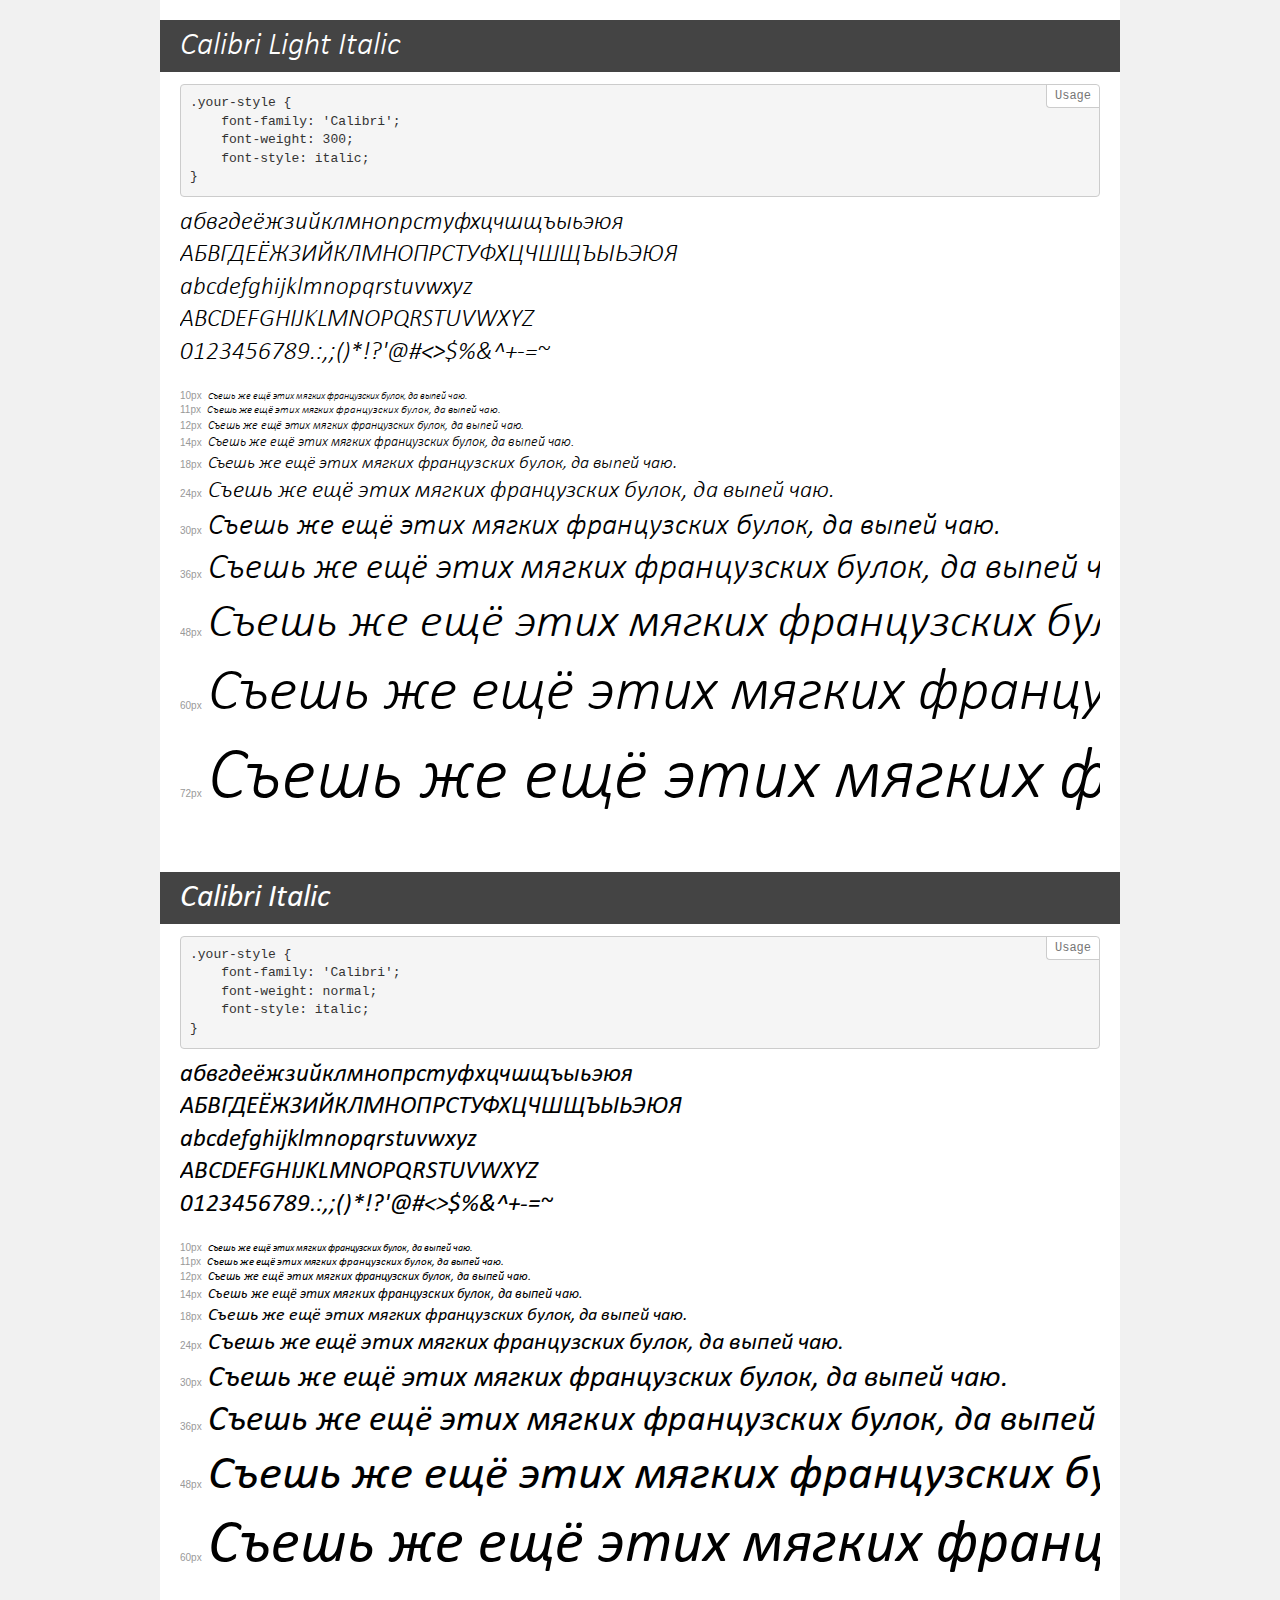
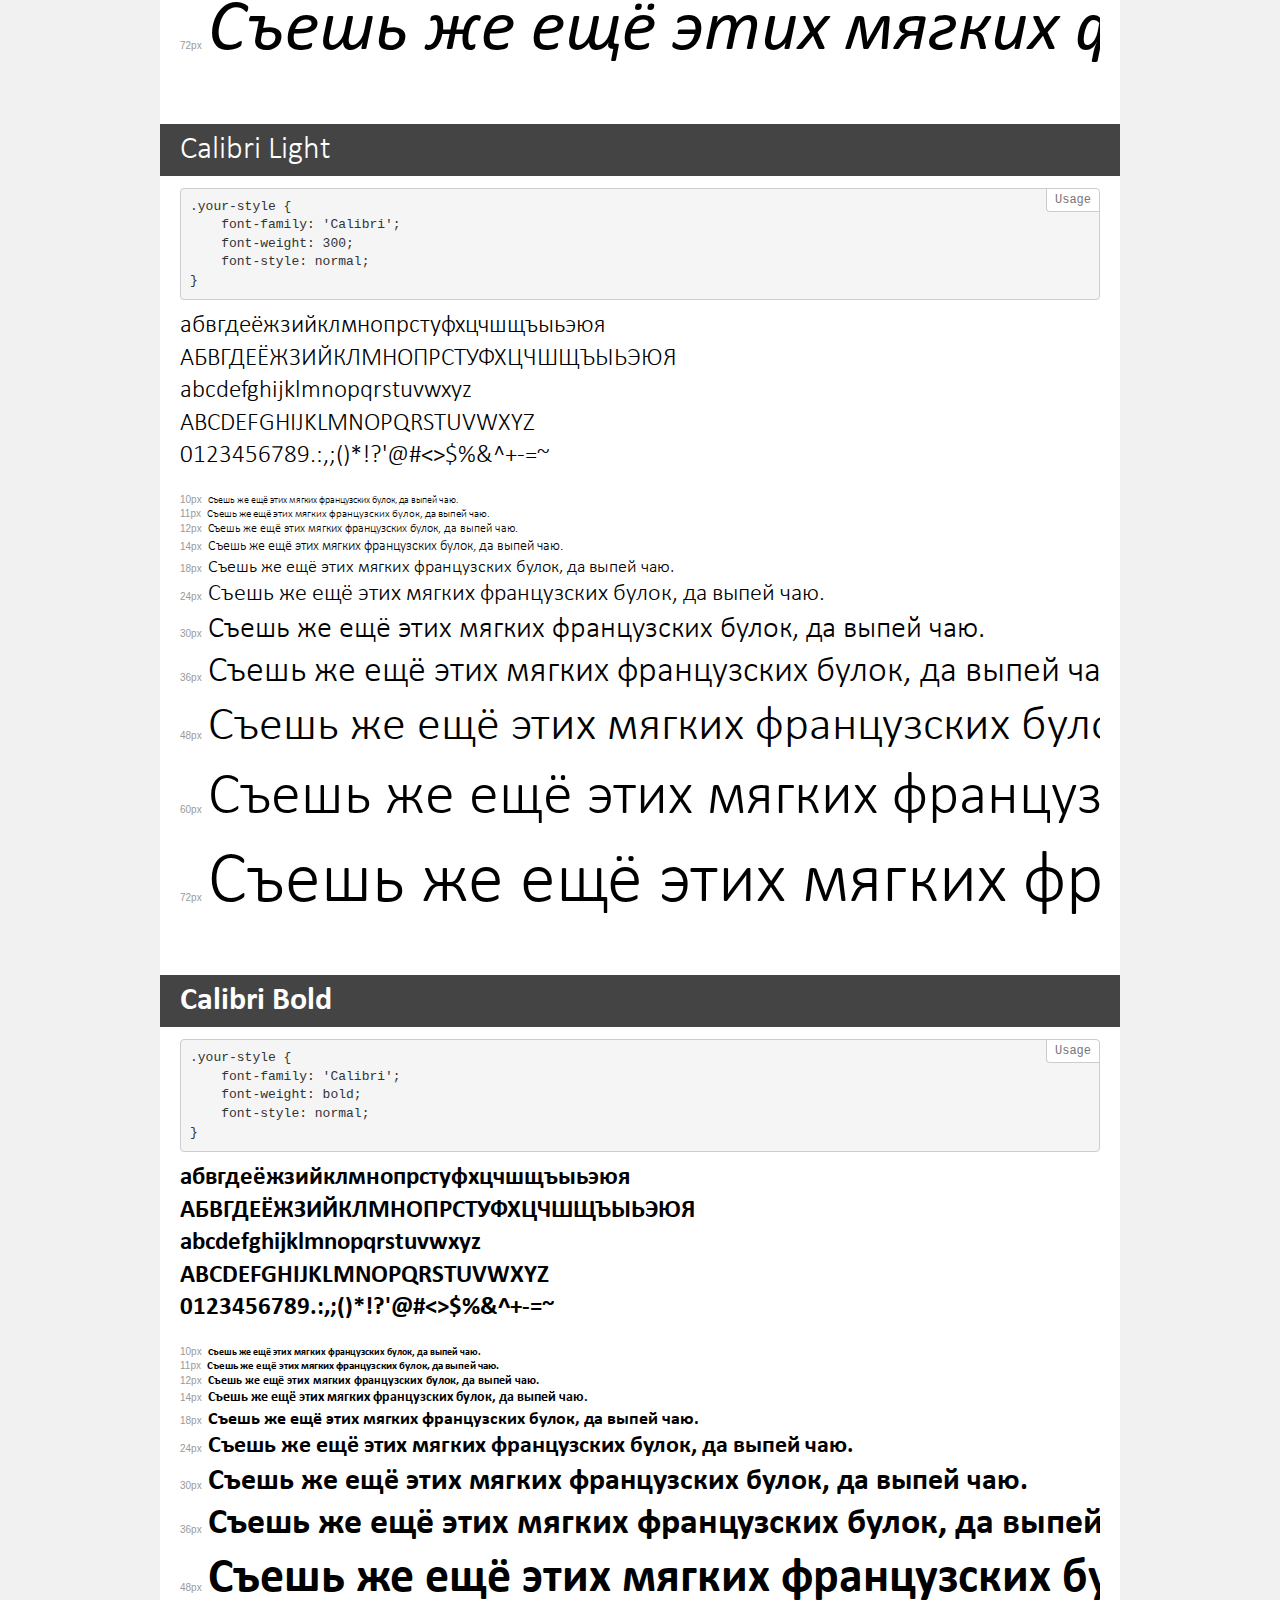
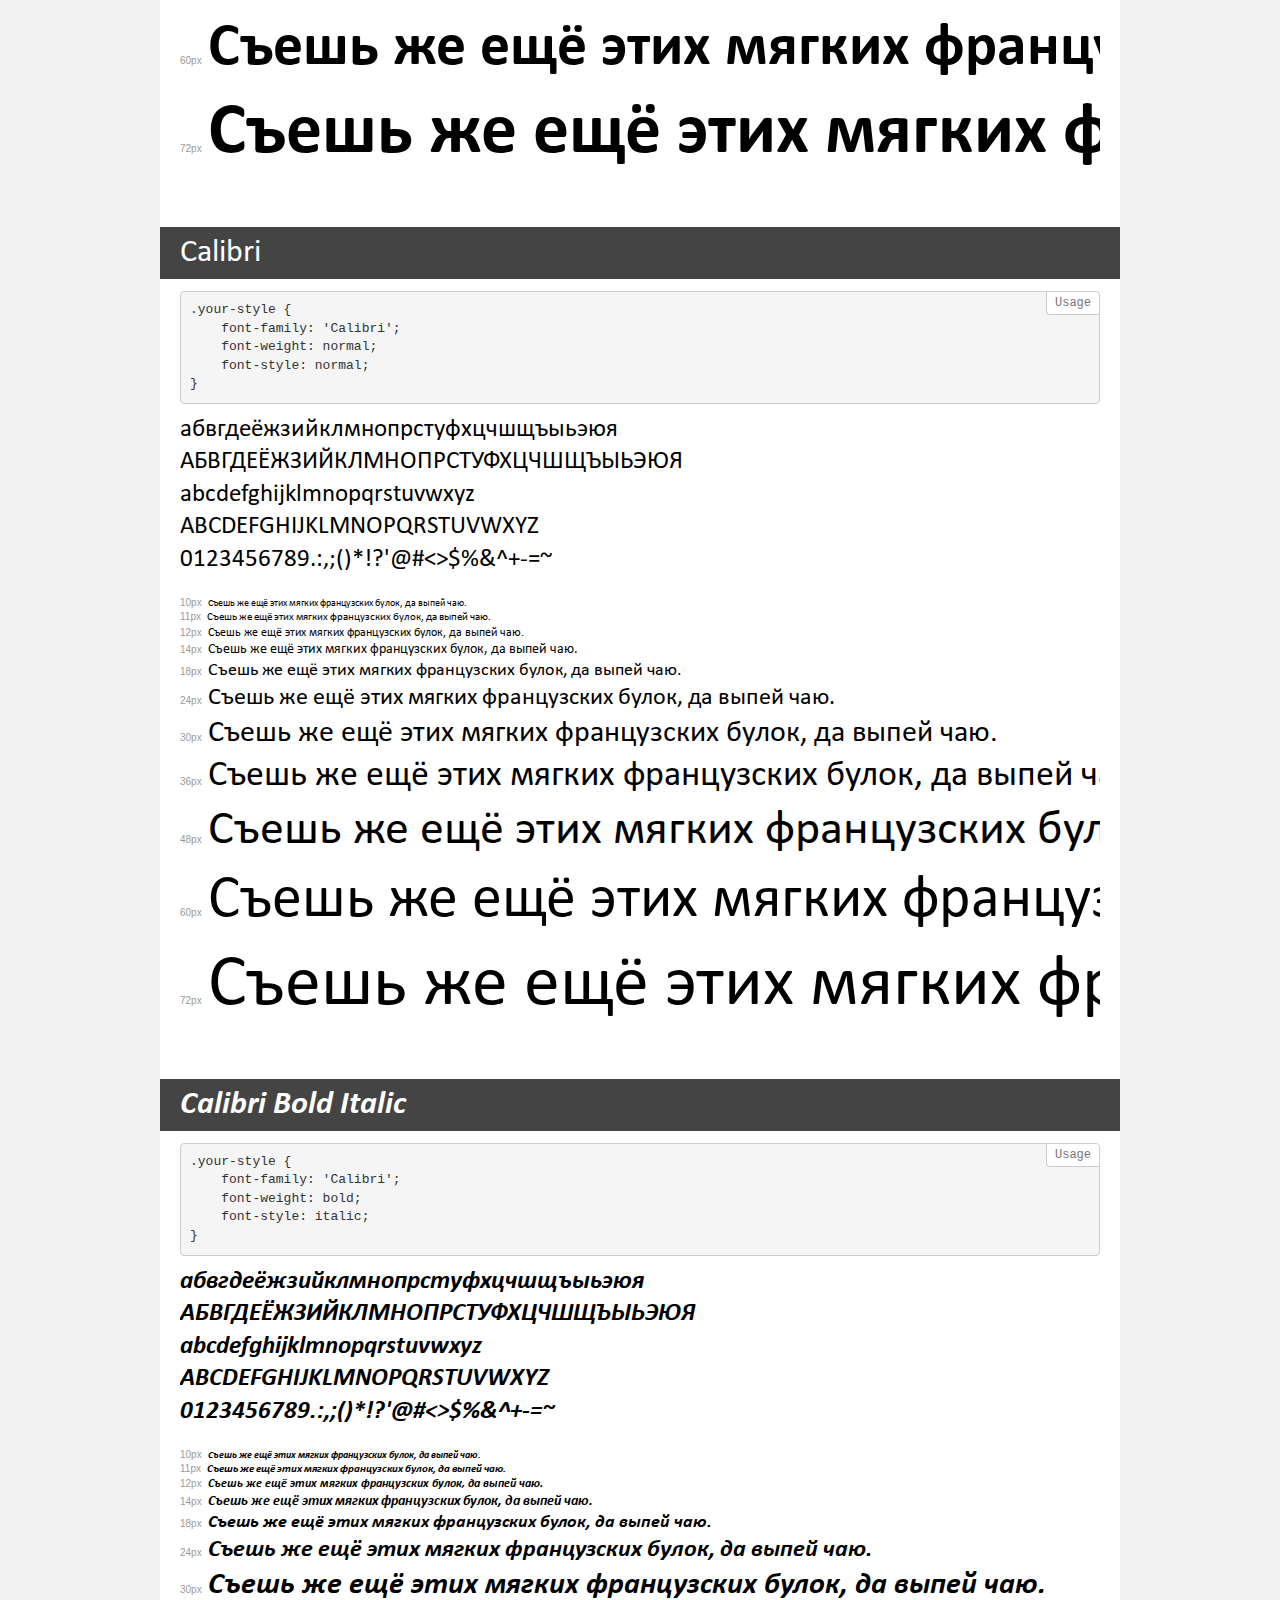
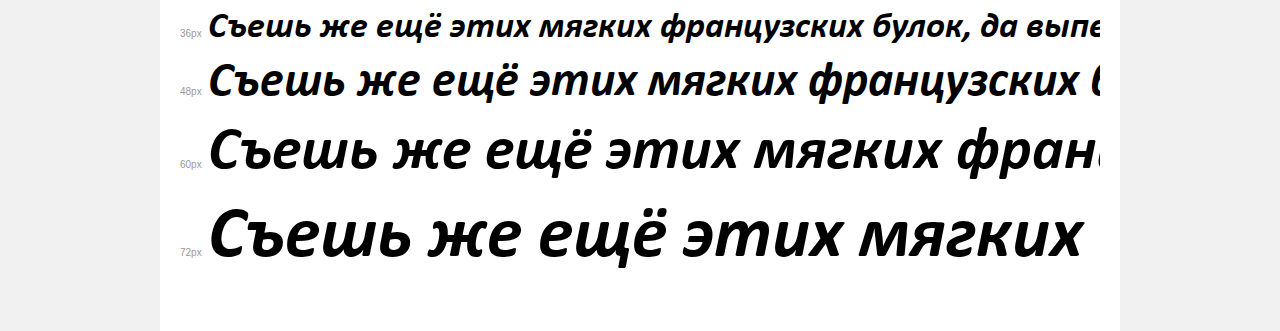
<file: gosPortalChelyabinsck/fonts/Calibri/demo.html>
<!DOCTYPE html>
<html>
<head>
    <meta charset="utf-8">
    <meta http-equiv="X-UA-Compatible" content="IE=edge">
    <meta name="viewport" content="width=device-width, initial-scale=1">
    <meta name="robots" content="noindex, noarchive">
    <meta name="format-detection" content="telephone=no">
    <title>Transfonter demo</title>
    <link href="stylesheet.css" rel="stylesheet">
    <style>
        /*
        http://meyerweb.com/eric/tools/css/reset/
        v2.0 | 20110126
        License: none (public domain)
        */
        html, body, div, span, applet, object, iframe,
        h1, h2, h3, h4, h5, h6, p, blockquote, pre,
        a, abbr, acronym, address, big, cite, code,
        del, dfn, em, img, ins, kbd, q, s, samp,
        small, strike, strong, sub, sup, tt, var,
        b, u, i, center,
        dl, dt, dd, ol, ul, li,
        fieldset, form, label, legend,
        table, caption, tbody, tfoot, thead, tr, th, td,
        article, aside, canvas, details, embed,
        figure, figcaption, footer, header, hgroup,
        menu, nav, output, ruby, section, summary,
        time, mark, audio, video {
            margin: 0;
            padding: 0;
            border: 0;
            font-size: 100%;
            font: inherit;
            vertical-align: baseline;
        }
        /* HTML5 display-role reset for older browsers */
        article, aside, details, figcaption, figure,
        footer, header, hgroup, menu, nav, section {
            display: block;
        }
        body {
            line-height: 1;
        }
        ol, ul {
            list-style: none;
        }
        blockquote, q {
            quotes: none;
        }
        blockquote:before, blockquote:after,
        q:before, q:after {
            content: '';
            content: none;
        }
        table {
            border-collapse: collapse;
            border-spacing: 0;
        }
        /* common styles */
        body {
            background: #f1f1f1;
            color: #000;
        }
        .page {
            background: #fff;
            width: 920px;
            margin: 0 auto;
            padding: 20px 20px 0 20px;
            overflow: hidden;
        }
        .font-container {
            overflow-x: auto;
            overflow-y: hidden;
            margin-bottom: 40px;
            line-height: 1.3;
            white-space: nowrap;
            padding-bottom: 5px;
        }
        h1 {
            position: relative;
            background: #444;
            font-size: 32px;
            color: #fff;
            padding: 10px 20px;
            margin: 0 -20px 12px -20px;
        }
        .letters {
            font-size: 25px;
            margin-bottom: 20px;
        }
        .s10:before {
            content: '10px';
        }
        .s11:before {
            content: '11px';
        }
        .s12:before {
            content: '12px';
        }
        .s14:before {
            content: '14px';
        }
        .s18:before {
            content: '18px';
        }
        .s24:before {
            content: '24px';
        }
        .s30:before {
            content: '30px';
        }
        .s36:before {
            content: '36px';
        }
        .s48:before {
            content: '48px';
        }
        .s60:before {
            content: '60px';
        }
        .s72:before {
            content: '72px';
        }
        .s10:before, .s11:before, .s12:before, .s14:before,
        .s18:before, .s24:before, .s30:before, .s36:before,
        .s48:before, .s60:before, .s72:before {
            font-family: Arial, sans-serif;
            font-size: 10px;
            font-weight: normal;
            font-style: normal;
            color: #999;
            padding-right: 6px;
        }
        pre {
            display: block;
            position: relative;
            padding: 9px;
            margin: 0 0 10px;
            font-family: Monaco, Menlo, Consolas, "Courier New", monospace !important;
            font-size: 13px;
            line-height: 1.428571429;
            color: #333;
            font-weight: normal !important;
            font-style: normal !important;
            background-color: #f5f5f5;
            border: 1px solid #ccc;
            overflow-x: auto;
            border-radius: 4px;
        }
        pre:after {
            display: block;
            position: absolute;
            right: 0;
            top: 0;
            content: 'Usage';
            line-height: 1;
            padding: 5px 8px;
            font-size: 12px;
            color: #767676;
            background-color: #fff;
            border: 1px solid #ccc;
            border-right: none;
            border-top: none;
            border-radius: 0 4px 0 4px;
            z-index: 10;
        }
        /* responsive */
        @media (max-width: 959px) {
            .page {
                width: auto;
                margin: 0;
            }
        }
    </style>
</head>
<body>
<div class="page">
    <div class="demo" style="font-family: 'Calibri'; font-weight: 300; font-style: italic;">
        <h1>Calibri Light Italic</h1>
        <pre>.your-style {
    font-family: 'Calibri';
    font-weight: 300;
    font-style: italic;
}</pre>
        <div class="font-container">
            <p class="letters">
                абвгдеёжзийклмнопрстуфхцчшщъыьэюя<br>
АБВГДЕЁЖЗИЙКЛМНОПРСТУФХЦЧШЩЪЫЬЭЮЯ<br>
abcdefghijklmnopqrstuvwxyz<br>
ABCDEFGHIJKLMNOPQRSTUVWXYZ<br>
                0123456789.:,;()*!?'@#<>$%&^+-=~
            </p>
            <p class="s10" style="font-size: 10px;">Съешь же ещё этих мягких французских булок, да выпей чаю.</p>
            <p class="s11" style="font-size: 11px;">Съешь же ещё этих мягких французских булок, да выпей чаю.</p>
            <p class="s12" style="font-size: 12px;">Съешь же ещё этих мягких французских булок, да выпей чаю.</p>
            <p class="s14" style="font-size: 14px;">Съешь же ещё этих мягких французских булок, да выпей чаю.</p>
            <p class="s18" style="font-size: 18px;">Съешь же ещё этих мягких французских булок, да выпей чаю.</p>
            <p class="s24" style="font-size: 24px;">Съешь же ещё этих мягких французских булок, да выпей чаю.</p>
            <p class="s30" style="font-size: 30px;">Съешь же ещё этих мягких французских булок, да выпей чаю.</p>
            <p class="s36" style="font-size: 36px;">Съешь же ещё этих мягких французских булок, да выпей чаю.</p>
            <p class="s48" style="font-size: 48px;">Съешь же ещё этих мягких французских булок, да выпей чаю.</p>
            <p class="s60" style="font-size: 60px;">Съешь же ещё этих мягких французских булок, да выпей чаю.</p>
            <p class="s72" style="font-size: 72px;">Съешь же ещё этих мягких французских булок, да выпей чаю.</p>
        </div>
    </div>
    <div class="demo" style="font-family: 'Calibri'; font-weight: normal; font-style: italic;">
        <h1>Calibri Italic</h1>
        <pre>.your-style {
    font-family: 'Calibri';
    font-weight: normal;
    font-style: italic;
}</pre>
        <div class="font-container">
            <p class="letters">
                абвгдеёжзийклмнопрстуфхцчшщъыьэюя<br>
АБВГДЕЁЖЗИЙКЛМНОПРСТУФХЦЧШЩЪЫЬЭЮЯ<br>
abcdefghijklmnopqrstuvwxyz<br>
ABCDEFGHIJKLMNOPQRSTUVWXYZ<br>
                0123456789.:,;()*!?'@#<>$%&^+-=~
            </p>
            <p class="s10" style="font-size: 10px;">Съешь же ещё этих мягких французских булок, да выпей чаю.</p>
            <p class="s11" style="font-size: 11px;">Съешь же ещё этих мягких французских булок, да выпей чаю.</p>
            <p class="s12" style="font-size: 12px;">Съешь же ещё этих мягких французских булок, да выпей чаю.</p>
            <p class="s14" style="font-size: 14px;">Съешь же ещё этих мягких французских булок, да выпей чаю.</p>
            <p class="s18" style="font-size: 18px;">Съешь же ещё этих мягких французских булок, да выпей чаю.</p>
            <p class="s24" style="font-size: 24px;">Съешь же ещё этих мягких французских булок, да выпей чаю.</p>
            <p class="s30" style="font-size: 30px;">Съешь же ещё этих мягких французских булок, да выпей чаю.</p>
            <p class="s36" style="font-size: 36px;">Съешь же ещё этих мягких французских булок, да выпей чаю.</p>
            <p class="s48" style="font-size: 48px;">Съешь же ещё этих мягких французских булок, да выпей чаю.</p>
            <p class="s60" style="font-size: 60px;">Съешь же ещё этих мягких французских булок, да выпей чаю.</p>
            <p class="s72" style="font-size: 72px;">Съешь же ещё этих мягких французских булок, да выпей чаю.</p>
        </div>
    </div>
    <div class="demo" style="font-family: 'Calibri'; font-weight: 300; font-style: normal;">
        <h1>Calibri Light</h1>
        <pre>.your-style {
    font-family: 'Calibri';
    font-weight: 300;
    font-style: normal;
}</pre>
        <div class="font-container">
            <p class="letters">
                абвгдеёжзийклмнопрстуфхцчшщъыьэюя<br>
АБВГДЕЁЖЗИЙКЛМНОПРСТУФХЦЧШЩЪЫЬЭЮЯ<br>
abcdefghijklmnopqrstuvwxyz<br>
ABCDEFGHIJKLMNOPQRSTUVWXYZ<br>
                0123456789.:,;()*!?'@#<>$%&^+-=~
            </p>
            <p class="s10" style="font-size: 10px;">Съешь же ещё этих мягких французских булок, да выпей чаю.</p>
            <p class="s11" style="font-size: 11px;">Съешь же ещё этих мягких французских булок, да выпей чаю.</p>
            <p class="s12" style="font-size: 12px;">Съешь же ещё этих мягких французских булок, да выпей чаю.</p>
            <p class="s14" style="font-size: 14px;">Съешь же ещё этих мягких французских булок, да выпей чаю.</p>
            <p class="s18" style="font-size: 18px;">Съешь же ещё этих мягких французских булок, да выпей чаю.</p>
            <p class="s24" style="font-size: 24px;">Съешь же ещё этих мягких французских булок, да выпей чаю.</p>
            <p class="s30" style="font-size: 30px;">Съешь же ещё этих мягких французских булок, да выпей чаю.</p>
            <p class="s36" style="font-size: 36px;">Съешь же ещё этих мягких французских булок, да выпей чаю.</p>
            <p class="s48" style="font-size: 48px;">Съешь же ещё этих мягких французских булок, да выпей чаю.</p>
            <p class="s60" style="font-size: 60px;">Съешь же ещё этих мягких французских булок, да выпей чаю.</p>
            <p class="s72" style="font-size: 72px;">Съешь же ещё этих мягких французских булок, да выпей чаю.</p>
        </div>
    </div>
    <div class="demo" style="font-family: 'Calibri'; font-weight: bold; font-style: normal;">
        <h1>Calibri Bold</h1>
        <pre>.your-style {
    font-family: 'Calibri';
    font-weight: bold;
    font-style: normal;
}</pre>
        <div class="font-container">
            <p class="letters">
                абвгдеёжзийклмнопрстуфхцчшщъыьэюя<br>
АБВГДЕЁЖЗИЙКЛМНОПРСТУФХЦЧШЩЪЫЬЭЮЯ<br>
abcdefghijklmnopqrstuvwxyz<br>
ABCDEFGHIJKLMNOPQRSTUVWXYZ<br>
                0123456789.:,;()*!?'@#<>$%&^+-=~
            </p>
            <p class="s10" style="font-size: 10px;">Съешь же ещё этих мягких французских булок, да выпей чаю.</p>
            <p class="s11" style="font-size: 11px;">Съешь же ещё этих мягких французских булок, да выпей чаю.</p>
            <p class="s12" style="font-size: 12px;">Съешь же ещё этих мягких французских булок, да выпей чаю.</p>
            <p class="s14" style="font-size: 14px;">Съешь же ещё этих мягких французских булок, да выпей чаю.</p>
            <p class="s18" style="font-size: 18px;">Съешь же ещё этих мягких французских булок, да выпей чаю.</p>
            <p class="s24" style="font-size: 24px;">Съешь же ещё этих мягких французских булок, да выпей чаю.</p>
            <p class="s30" style="font-size: 30px;">Съешь же ещё этих мягких французских булок, да выпей чаю.</p>
            <p class="s36" style="font-size: 36px;">Съешь же ещё этих мягких французских булок, да выпей чаю.</p>
            <p class="s48" style="font-size: 48px;">Съешь же ещё этих мягких французских булок, да выпей чаю.</p>
            <p class="s60" style="font-size: 60px;">Съешь же ещё этих мягких французских булок, да выпей чаю.</p>
            <p class="s72" style="font-size: 72px;">Съешь же ещё этих мягких французских булок, да выпей чаю.</p>
        </div>
    </div>
    <div class="demo" style="font-family: 'Calibri'; font-weight: normal; font-style: normal;">
        <h1>Calibri</h1>
        <pre>.your-style {
    font-family: 'Calibri';
    font-weight: normal;
    font-style: normal;
}</pre>
        <div class="font-container">
            <p class="letters">
                абвгдеёжзийклмнопрстуфхцчшщъыьэюя<br>
АБВГДЕЁЖЗИЙКЛМНОПРСТУФХЦЧШЩЪЫЬЭЮЯ<br>
abcdefghijklmnopqrstuvwxyz<br>
ABCDEFGHIJKLMNOPQRSTUVWXYZ<br>
                0123456789.:,;()*!?'@#<>$%&^+-=~
            </p>
            <p class="s10" style="font-size: 10px;">Съешь же ещё этих мягких французских булок, да выпей чаю.</p>
            <p class="s11" style="font-size: 11px;">Съешь же ещё этих мягких французских булок, да выпей чаю.</p>
            <p class="s12" style="font-size: 12px;">Съешь же ещё этих мягких французских булок, да выпей чаю.</p>
            <p class="s14" style="font-size: 14px;">Съешь же ещё этих мягких французских булок, да выпей чаю.</p>
            <p class="s18" style="font-size: 18px;">Съешь же ещё этих мягких французских булок, да выпей чаю.</p>
            <p class="s24" style="font-size: 24px;">Съешь же ещё этих мягких французских булок, да выпей чаю.</p>
            <p class="s30" style="font-size: 30px;">Съешь же ещё этих мягких французских булок, да выпей чаю.</p>
            <p class="s36" style="font-size: 36px;">Съешь же ещё этих мягких французских булок, да выпей чаю.</p>
            <p class="s48" style="font-size: 48px;">Съешь же ещё этих мягких французских булок, да выпей чаю.</p>
            <p class="s60" style="font-size: 60px;">Съешь же ещё этих мягких французских булок, да выпей чаю.</p>
            <p class="s72" style="font-size: 72px;">Съешь же ещё этих мягких французских булок, да выпей чаю.</p>
        </div>
    </div>
    <div class="demo" style="font-family: 'Calibri'; font-weight: bold; font-style: italic;">
        <h1>Calibri Bold Italic</h1>
        <pre>.your-style {
    font-family: 'Calibri';
    font-weight: bold;
    font-style: italic;
}</pre>
        <div class="font-container">
            <p class="letters">
                абвгдеёжзийклмнопрстуфхцчшщъыьэюя<br>
АБВГДЕЁЖЗИЙКЛМНОПРСТУФХЦЧШЩЪЫЬЭЮЯ<br>
abcdefghijklmnopqrstuvwxyz<br>
ABCDEFGHIJKLMNOPQRSTUVWXYZ<br>
                0123456789.:,;()*!?'@#<>$%&^+-=~
            </p>
            <p class="s10" style="font-size: 10px;">Съешь же ещё этих мягких французских булок, да выпей чаю.</p>
            <p class="s11" style="font-size: 11px;">Съешь же ещё этих мягких французских булок, да выпей чаю.</p>
            <p class="s12" style="font-size: 12px;">Съешь же ещё этих мягких французских булок, да выпей чаю.</p>
            <p class="s14" style="font-size: 14px;">Съешь же ещё этих мягких французских булок, да выпей чаю.</p>
            <p class="s18" style="font-size: 18px;">Съешь же ещё этих мягких французских булок, да выпей чаю.</p>
            <p class="s24" style="font-size: 24px;">Съешь же ещё этих мягких французских булок, да выпей чаю.</p>
            <p class="s30" style="font-size: 30px;">Съешь же ещё этих мягких французских булок, да выпей чаю.</p>
            <p class="s36" style="font-size: 36px;">Съешь же ещё этих мягких французских булок, да выпей чаю.</p>
            <p class="s48" style="font-size: 48px;">Съешь же ещё этих мягких французских булок, да выпей чаю.</p>
            <p class="s60" style="font-size: 60px;">Съешь же ещё этих мягких французских булок, да выпей чаю.</p>
            <p class="s72" style="font-size: 72px;">Съешь же ещё этих мягких французских булок, да выпей чаю.</p>
        </div>
    </div>
</div>
</body>
</html>
</file>
<file: detsadVishenka/css/style.css>
*{
    margin: 0;
    padding: 0;
    font-family: Arial;
    margin: 0 auto;
}
/*---------------------------------------тело сайта--------------------------------------------*/
body{
    max-width: 1000px;
}
/*---------------------------------------конец тела сайта--------------------------------------------*/
/*---------------------------------------шапка сайта--------------------------------------------*/
.header{
    height: 100px;
    padding: 10px;
    background-color:#41d364;
    color:white;
}
h1{
    padding-top: 30px;
    padding-left:20px;
}
/*---------------------------------------навигация сайта--------------------------------------------*/
nav{
    width: 80%;
    margin-bottom:40px;
    background-color: #73ea8d;
}
nav a{
    display: inline-block;
    padding: 10px 27.65px;
    font-size: 30px;
    color:white;
    font:bold 200% arial;
    text-decoration: none;
}
nav a:hover {
    background-color: #92eaa7;
}
/*---------------------------------------конец навигации сайта--------------------------------------------*/
/*---------------------------------------конец шапки сайта--------------------------------------------*/
/*---------------------------------------основной контент сайта--------------------------------------------*/
main{
    width: 80%;
    margin-bottom: 40px;
}
/*---------------------------------------основной контент сайта--------------------------------------------*/
/*---------------------------------------контент главной страницы--------------------------------------------*/
.imgg{
    width:100%;
}
.slider {
    position: relative;
    overflow: hidden;
    margin-left:auto;
    margin-right:auto;
    max-width:83.5rem;
    min-width:22rem;
    border: 1px solid #d8d8d8;
    margin-bottom:40px;
}
.slider__wrapper {
    display: flex;
    transition: transform 0.6s ease;
}
.slider__item {
    flex: 0 0 100%;
    max-width: 100%;
}

.inf h2{
    margin-bottom:20px;
    font-size: 30px;
}
.inf p{
    margin-bottom:40px;
    font-size: 20px;
}

.director{
    float: left;
    margin-right: 23%;
    text-align: center;
}
.director img{
    border: 1px solid #d8d8d8;
    width: 200px;
}
.director span{
    font:bold 110% arial;
}

.zam{
    text-align: center;
}
.zam img{
    border: 1px solid #d8d8d8;
    width: 200px;
}
.zam span{
    font:bold 110% arial;
}

.pers img{
    border: 1px solid #d8d8d8;
    width: 180px;
}
.pers p{
    display: inline-block;
    text-align: center;
    margin-left: 10px;
}
.pers span{
    font:bold 110% arial;
}

table{
    width: 100%;
    border: 1px solid grey;
    font-size: 20px;
}
caption{
    font-size: 30px;
    text-align: left;
    margin-bottom: 20px;
    font:bold 150% arial;
}
td {
    border: 1px solid grey;
}

.menu p{
    margin-bottom: 10px;
    margin-top: 20px;
    font:bold 125% arial;
}
.menu li{
    margin-left:30px;
    font-size: 20px;
}

.photo img{
    max-width: 32%;
}
.photo1{
    margin-bottom:20px;
}
.photo1 .image1{
    float:left;
    margin-right: 15px;
}
.photo1 .image3{
    float:right;
}
.photo2 .image1{
    float:left;
    margin-right: 15px;
}
.photo2 .image3{
    float:right;
}
/*---------------------------------------конец контента главной страницы--------------------------------------------*/
/*---------------------------------------контент страницы с ценами--------------------------------------------*/
#cena{
    font-size: 20px;
}
#cena .cena{
    margin-bottom: 40px;
}
.cena h2{
    margin-bottom: 20px;
    font-size: 30px;
}
#cena .imgkids{
    width: 100%;
    margin-bottom: 40px;
}
#cena ul{
    margin-bottom: 20px;
    margin-left: 20px;
}
#cena h2{
    margin-bottom: 20px;
}
/*---------------------------------------конец контента страницы с ценами--------------------------------------------*/
/*---------------------------------------контент страницы с контактной информации--------------------------------------------*/
#cont{
    font-size: 20px;
}
#cont h2{
    margin-bottom: 20px;
}
#cont p{
    margin-bottom: 20px;
}
#cont iframe{
    width:100%;
    height:450px;
    border: 1px solid #d8d8d8
}
#cont .mail{
    margin-bottom: 40px;
}
/*---------------------------------------контент страницы с контактной информации--------------------------------------------*/
/*---------------------------------------контент страницы с отзывами--------------------------------------------*/
#otz{
    font-size: 20px;
}
#otz .otz{
    margin-bottom: 20px;
}
#otz .otz h2{
    margin-bottom: 20px;
}
#otz .otz img{
    border: 1px solid #d8d8d8;
    width: 180px;
    margin-bottom: 20px;
}
#otz form{
    padding: 15px;
    margin-top: 40px;
    border: 1px solid grey;
    width: 45%;
}
#otz form span{
color:red;
}
#otz form h2{
    margin-bottom: 20px;
}
#otz form .formOtz{
    width: 100%;
    font-size: 20px;
}
#otz .otzv{
    margin-bottom: 20px;
}
#otz .otzv p{
    margin-bottom: 10px;
}
#otz .otzv #gender2{
    margin-left: 10px;
}
#otz form textarea{
    max-width: 100%;
    min-width: 100%;
    min-height: 100px;
    max-height: 250px;
    font-size:20px;
}
#otz form .sub{
    padding: 5px;
    font-size: 20px;
    background-color: white;
    border: 1px solid grey;
}
#otz form .sub:hover{
    background-color: gray;
    color: white;
}
/*---------------------------------------конец контента страницы с отзывами--------------------------------------------*/
/*---------------------------------------подвал сайта--------------------------------------------*/
footer{
    padding: 10px;
    background-color:#41d364;
    text-align: center;
    color:#7de194;
}
footer h3{
    color:#7de194;
    padding-top: 40px;
    padding-left: 20px;
    margin-bottom: 5px;
}
.footer .fa-vk, .fa-facebook, .fa-twitter{
    color:#7de194;
    font-size: 25px;
}
.footer .fa-vk:hover, .fa-facebook:hover, .fa-twitter:hover{
    color:white;
}
footer p {
    text-align: right;
    font:bold 90% arial;
    color:#baefc6;
}
/*---------------------------------------конец подвала сайта--------------------------------------------*/
</file>
<file: saitBank/css/style.css>
*{
    margin: 0;
    padding: 0;
}

@font-face {
    font-family: Roboto;
    src: url("../fonts/Roboto/Roboto-Regular.woff");
} 

body{
    min-width: 1024px;
    font-family: Roboto;
    color: rgb(31,30,37);
}

header .header{
    background-color: rgb(246,247,255);
    width: 100%;
    padding: 30px 30px 50px 100px;
}

header .header .logo{
    float: left;
    cursor: pointer;
}

header .header nav{
    display: flex;
    justify-content: space-around;
    width: 50%;
    padding-top: 10px;
    padding-left: 20px;
    
}

header .header nav a{
    text-decoration: none;
    color: rgb(31,30,37);
}

header .header nav a:hover{
    color:#0a1ecc;
}

header .header .vhod{
    cursor: pointer;
    margin-left: 200px;
}


header .slider {
    position: relative;
    width: 1518px;
    margin: 0 auto;
    margin-bottom: 20px;
}
    
header .slider input[name="switch"] {
    display: none;
}
    
header .switch {
    position: absolute;
    left:80px;
    top:450px;
    text-align: center;
    width: 1400px;
    z-index: 1;
}
    
header .switch label {
    display: inline-block;
    width: 10px;
    height: 10px;
    cursor: pointer;
    margin: 0 3px;
    box-shadow: 0 0 2px 0 rgba(0, 0, 0, .8);
    border-radius: 50%;
    background-color: #0a1ecc;
}
    
header #btn1:checked~.switch label[for="btn1"] {
    background-color: white;
}
    
header #btn2:checked~.switch label[for="btn2"] {
    background-color: white;
}
    
header #btn3:checked~.switch label[for="btn3"] {
    background-color: white;
}
    
header .slider-inner {
    overflow: hidden;
}
    
header .slides{
    width: 300%;
    transition: all 0.5s;
}
    
header .slides div {
    width: 1518px;
    height: 500px;
    float: left;
    position:relative;
    background-size: cover;
}
    
header #btn1:checked~slider-inner .slides{
    transform: translate(0);
}
    
header #btn2:checked~.slider-inner .slides{
    transform: translate(-1518px);
}
    
header #btn3:checked~.slider-inner .slides{
    transform: translate(-3036px);
}


header .slides h2{
    font-size:72px;
    padding:120px 0 0 300px;
    position:absolute;
}
    
header .slides p{
    font-size:24px;
    margin:210px 0 0 300px;
    color:#1f1e25;
}

header .slides span{
    color: white;
}

header .submit{
    background-color:#2c36f2;
    color:white;
    font-size:18px;
    padding:15px 50px;
    border-radius: 10px;
    border:none;
    margin:50px 0 0 300px;
}
    
header .submit:hover{
    outline: none;
    background-color:#2129b6;
    cursor:pointer;
}



main{
    margin: 0 10%;
    margin-bottom: 20px;
}

main h2{
    font-size: 40px;
    margin-bottom: 20px;
}

main .possibilities{
    margin-bottom: 20px;
}

main #possibilities{
    display: flex;
    justify-content: space-between;
}

main #possibilities div {
    display: flex;
    padding: 20px;
    width: 100%;
}

main #possibilities div:hover{
    background-color: rgb(239,241,247);
}

main #possibilities div p{
    font-weight: 600;
    margin-left: 20px;
    margin-top: 5px;
    margin: 0 auto;
}

main #deposits{
    margin: 0;
    padding: 50px;
    background-color: rgb(239,241,247);
    display: flex;
}

main #deposits .blocksDeposits div{
    display: flex;
}

main #deposits .blocksDeposits span{
    font-weight: 600;
    font-size: 18px;
}

main #deposits .blocksDeposits img{
    margin-right: 5px;
}

main #deposits .submit{
    background-color:#2c36f2;
    color:white;
    font-size:18px;
    padding:15px 50px;
    border-radius: 10px;
    border:none;
    margin-top: 20px;
}
    
main #deposits .submit:hover{
    outline: none;
    background-color:#2129b6;
    cursor:pointer;
}

main .creditCalculator{
    margin-bottom: 20px;
}

main .blockLeft h3{
    margin-bottom: 20px;
    margin-top: 40px;
    font-size: 20px;
}

main .blockLeft select{
    padding: 20px;
    width: 50%;
    font-size: 15px;
    font-weight: 600;
    text-align: left;
    border-radius: 5px;
    border:solid 1px black;
}

main .blockLeft span{
    display: flex;
    padding: 20px 0;
    margin-bottom: 20px;
    width: 50%;
    font-size: 15px;
    font-weight: 600;
    justify-content: space-around;
    border-radius: 5px;
    border:solid 1px black;
}

main .blockLeft .range{
    width: 50%;
}


main .blockRight{
    float:right;
    width: 40%;
    background-color: rgb(246,247,255);
    margin-top: -400px;
    padding: 20px;
}

main .blockRight p{
    font-size: 20px;
    font-weight: 600;
    margin-top: 20px;
}

main .blockRight span{
    font-size: 18px;
    font-weight: 100;
}

main .blockRight .submit{
    background-color:#2c36f2;
    color:white;
    font-size:18px;
    padding:15px 0;
    width: 80%;
    border-radius: 10px;
    border:none;
    margin-top: 20px;
}
    
main .blockRight .submit:hover{
    outline: none;
    background-color:#2129b6;
    cursor:pointer;
}

main #contacts{
    background-color: rgb(246,247,255);
    text-align: center;
    margin-top: 40px;
}

main #contacts div{
    display: flex;
    justify-content: space-around;
    padding: 20px;
    margin: 0 25%;
}

main #contacts .map{
    width: 100%;
}



footer {
    background-color: rgb(246,247,255);
    display: flex;
    justify-content: space-around;
    padding: 30px 30px 50px 100px;
    width: 100%;
}

footer p{
    font-weight: 600;
}

footer span{
    font-size: 12px;
    color:rgb(127,138,149);
    font-weight: 100;
}

footer ul a{
    text-decoration: none;
    list-style-type: none;
    color:#1f1e25;
    font-weight: 600;
}

footer ul a:hover{
    color:#2129b6;
}

footer .cont img{
    margin-right: 10px;
}
</file>
<file: gosPortalChelyabinsck/fonts/Calibri/stylesheet.css>
@font-face {
    font-family: 'Calibri';
    src: url('Calibri-LightItalic.eot');
    src: local('Calibri Light Italic'), local('Calibri-LightItalic'),
        url('Calibri-LightItalic.eot?#iefix') format('embedded-opentype'),
        url('Calibri-LightItalic.woff2') format('woff2'),
        url('Calibri-LightItalic.woff') format('woff'),
        url('Calibri-LightItalic.ttf') format('truetype');
    font-weight: 300;
    font-style: italic;
}

@font-face {
    font-family: 'Calibri';
    src: url('Calibri-Italic.eot');
    src: local('Calibri Italic'), local('Calibri-Italic'),
        url('Calibri-Italic.eot?#iefix') format('embedded-opentype'),
        url('Calibri-Italic.woff2') format('woff2'),
        url('Calibri-Italic.woff') format('woff'),
        url('Calibri-Italic.ttf') format('truetype');
    font-weight: normal;
    font-style: italic;
}

@font-face {
    font-family: 'Calibri';
    src: url('Calibri-Light.eot');
    src: local('Calibri Light'), local('Calibri-Light'),
        url('Calibri-Light.eot?#iefix') format('embedded-opentype'),
        url('Calibri-Light.woff2') format('woff2'),
        url('Calibri-Light.woff') format('woff'),
        url('Calibri-Light.ttf') format('truetype');
    font-weight: 300;
    font-style: normal;
}

@font-face {
    font-family: 'Calibri';
    src: url('Calibri-Bold.eot');
    src: local('Calibri Bold'), local('Calibri-Bold'),
        url('Calibri-Bold.eot?#iefix') format('embedded-opentype'),
        url('Calibri-Bold.woff2') format('woff2'),
        url('Calibri-Bold.woff') format('woff'),
        url('Calibri-Bold.ttf') format('truetype');
    font-weight: bold;
    font-style: normal;
}

@font-face {
    font-family: 'Calibri';
    src: url('Calibri.eot');
    src: local('Calibri'),
        url('Calibri.eot?#iefix') format('embedded-opentype'),
        url('Calibri.woff2') format('woff2'),
        url('Calibri.woff') format('woff'),
        url('Calibri.ttf') format('truetype');
    font-weight: normal;
    font-style: normal;
}

@font-face {
    font-family: 'Calibri';
    src: url('Calibri-BoldItalic.eot');
    src: local('Calibri Bold Italic'), local('Calibri-BoldItalic'),
        url('Calibri-BoldItalic.eot?#iefix') format('embedded-opentype'),
        url('Calibri-BoldItalic.woff2') format('woff2'),
        url('Calibri-BoldItalic.woff') format('woff'),
        url('Calibri-BoldItalic.ttf') format('truetype');
    font-weight: bold;
    font-style: italic;
}
</file>
